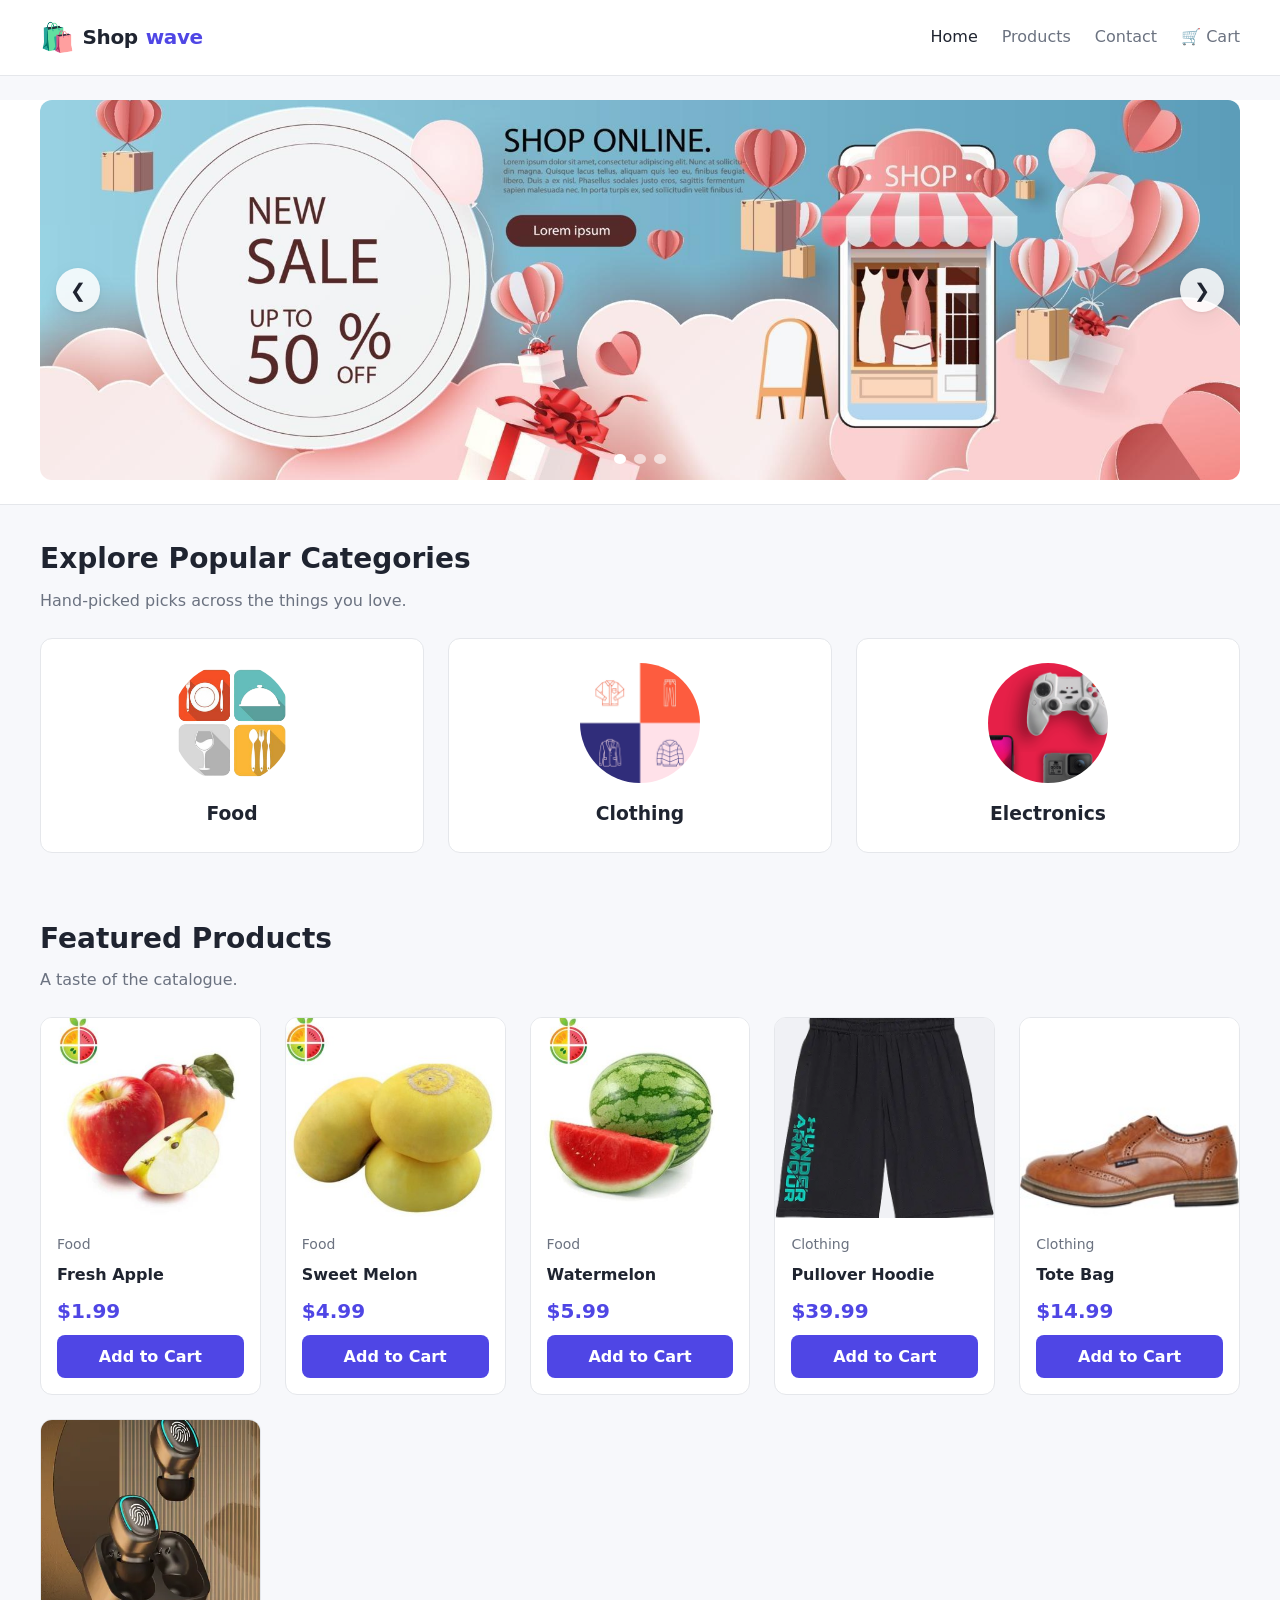
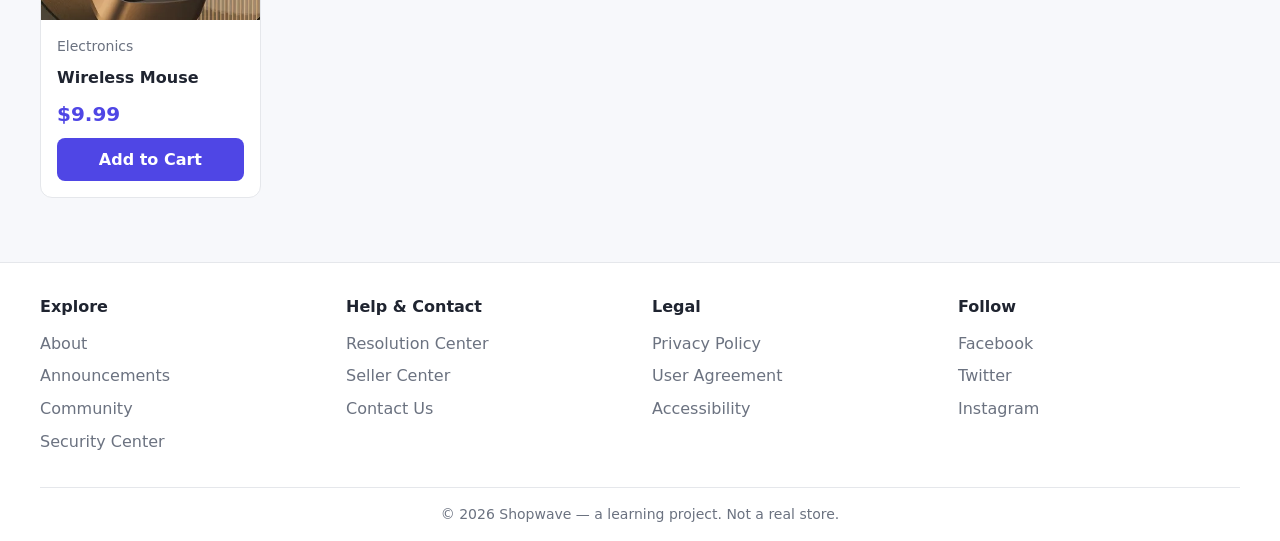
<file: latest/index.html>
<!DOCTYPE html>
<html lang="en">
<head>
  <meta charset="UTF-8">
  <meta name="viewport" content="width=device-width, initial-scale=1.0">
  <title>Shopwave — Home</title>
  <link rel="stylesheet" href="./css/styles.css">
</head>
<body>
  <div data-header></div>

  <section class="hero">
    <div class="container">
      <div class="carousel">
        <div class="carousel__track">
          <div class="carousel__slide"><img src="./assets/img/banner1.jpg" alt="Seasonal sale banner"></div>
          <div class="carousel__slide"><img src="./assets/img/banner2.jpg" alt="New arrivals banner"></div>
          <div class="carousel__slide"><img src="./assets/img/ROW-19392_Fallback_Electronics_770x270.png" alt="Electronics banner"></div>
        </div>
        <button class="carousel__btn carousel__btn--prev" aria-label="Previous slide">&#10094;</button>
        <button class="carousel__btn carousel__btn--next" aria-label="Next slide">&#10095;</button>
        <div class="carousel__dots"></div>
      </div>
    </div>
  </section>

  <main>
    <section class="section container">
      <h2 class="section__title">Explore Popular Categories</h2>
      <p class="section__subtitle">Hand-picked picks across the things you love.</p>
      <div class="categories" data-categories></div>
    </section>

    <section class="section container">
      <h2 class="section__title">Featured Products</h2>
      <p class="section__subtitle">A taste of the catalogue.</p>
      <div class="product-grid" data-featured></div>
    </section>
  </main>

  <div data-footer></div>
  <script type="module" src="./js/pages/home.js"></script>
</body>
</html>
</file>
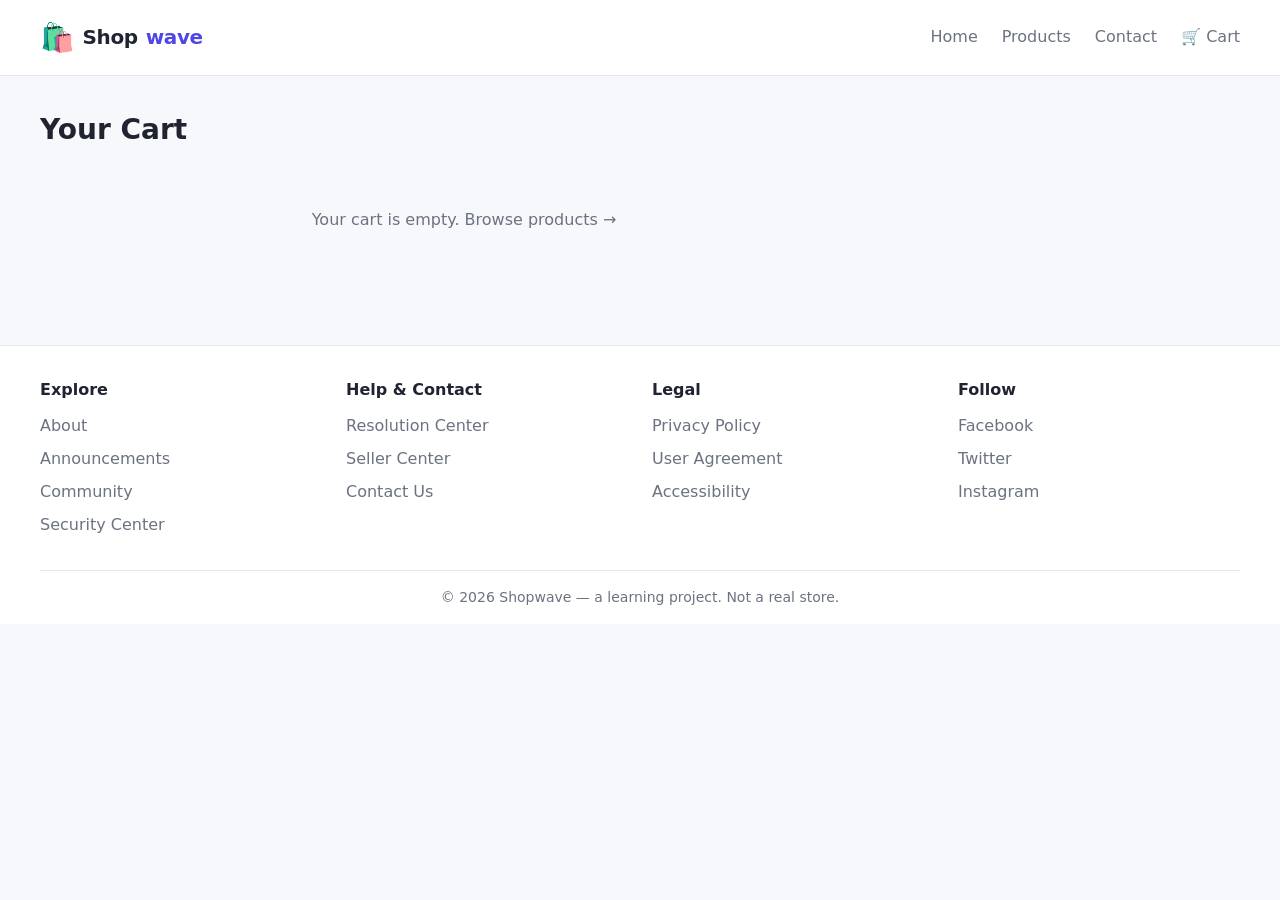
<file: latest/cart.html>
<!DOCTYPE html>
<html lang="en">
<head>
  <meta charset="UTF-8">
  <meta name="viewport" content="width=device-width, initial-scale=1.0">
  <title>Shopwave — Cart</title>
  <link rel="stylesheet" href="./css/styles.css">
</head>
<body>
  <div data-header></div>

  <main class="section container">
    <h1 class="section__title">Your Cart</h1>
    <div class="cart-layout">
      <div class="cart-items" data-cart-items></div>

      <aside class="cart-summary" data-cart-summary hidden>
        <h3>Order Summary</h3>
        <div class="cart-summary__row"><span>Subtotal</span><span data-subtotal>$0.00</span></div>
        <div class="cart-summary__row"><span>Shipping</span><span>Free</span></div>
        <div class="cart-summary__total"><span>Total</span><span data-total>$0.00</span></div>
        <button class="btn btn--block" data-checkout>Checkout</button>
        <button class="btn btn--ghost btn--block" data-clear style="margin-top:.75rem">Clear Cart</button>
      </aside>
    </div>
  </main>

  <!-- Checkout modal -->
  <div class="modal" data-checkout-modal hidden>
    <div class="modal__dialog" role="dialog" aria-modal="true" aria-label="Checkout">
      <h2>Checkout</h2>
      <form class="form">
        <div>
          <label for="cardName">Name on Card</label>
          <input id="cardName" name="cardName" type="text" autocomplete="cc-name" required>
        </div>
        <div>
          <label for="cardNumber">Card Number</label>
          <input id="cardNumber" name="cardNumber" inputmode="numeric" pattern="[0-9 ]{12,19}" placeholder="1234 5678 9012 3456" required>
        </div>
        <div>
          <label for="expiry">Expiry</label>
          <input id="expiry" name="expiry" type="month" required>
        </div>
        <div>
          <label for="cvv">CVV</label>
          <input id="cvv" name="cvv" inputmode="numeric" pattern="[0-9]{3,4}" placeholder="123" required>
        </div>
        <button class="btn btn--block" type="submit">Place Order</button>
      </form>
      <button class="btn btn--ghost modal__close" data-close>Cancel</button>
    </div>
  </div>

  <div data-footer></div>
  <script type="module" src="./js/pages/cart.js"></script>
</body>
</html>
</file>
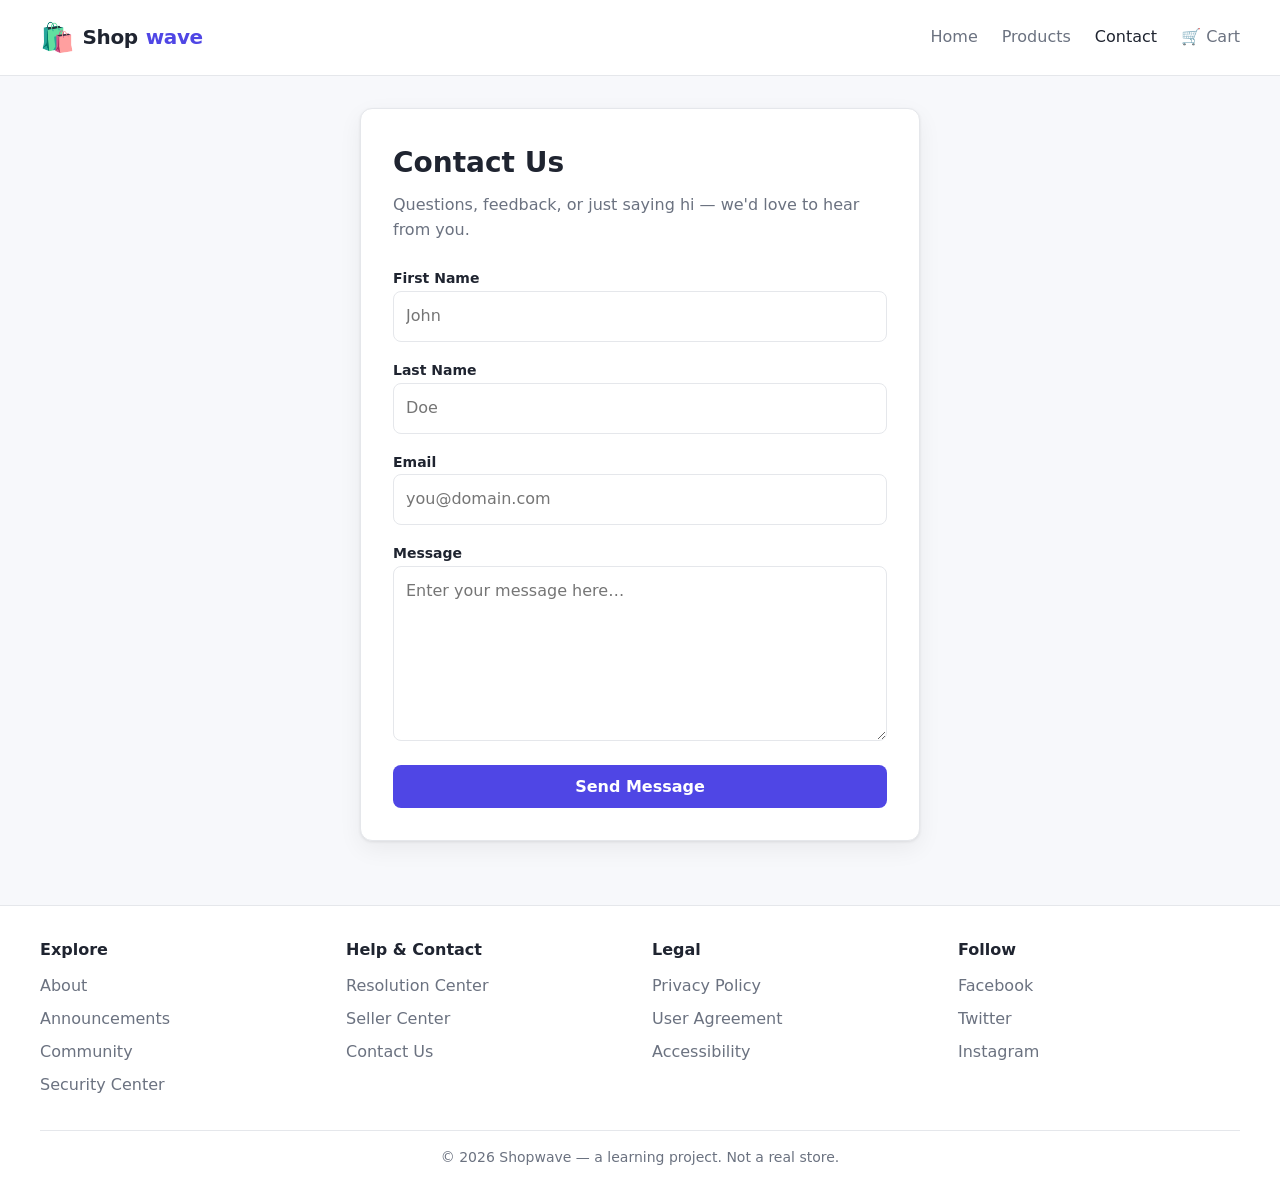
<file: latest/contact.html>
<!DOCTYPE html>
<html lang="en">
<head>
  <meta charset="UTF-8">
  <meta name="viewport" content="width=device-width, initial-scale=1.0">
  <title>Shopwave — Contact</title>
  <link rel="stylesheet" href="./css/styles.css">
</head>
<body>
  <div data-header></div>

  <main class="section container">
    <div class="form-card">
      <h1 class="section__title">Contact Us</h1>
      <p class="section__subtitle">Questions, feedback, or just saying hi — we'd love to hear from you.</p>
      <form class="form" data-contact-form>
        <div>
          <label for="firstName">First Name</label>
          <input id="firstName" name="firstName" type="text" placeholder="John" required>
        </div>
        <div>
          <label for="lastName">Last Name</label>
          <input id="lastName" name="lastName" type="text" placeholder="Doe" required>
        </div>
        <div>
          <label for="email">Email</label>
          <input id="email" name="email" type="email" placeholder="you@domain.com" required>
        </div>
        <div>
          <label for="message">Message</label>
          <textarea id="message" name="message" rows="6" placeholder="Enter your message here…" required></textarea>
        </div>
        <button class="btn" type="submit">Send Message</button>
      </form>
    </div>
  </main>

  <div data-footer></div>
  <script type="module" src="./js/pages/contact.js"></script>
</body>
</html>
</file>
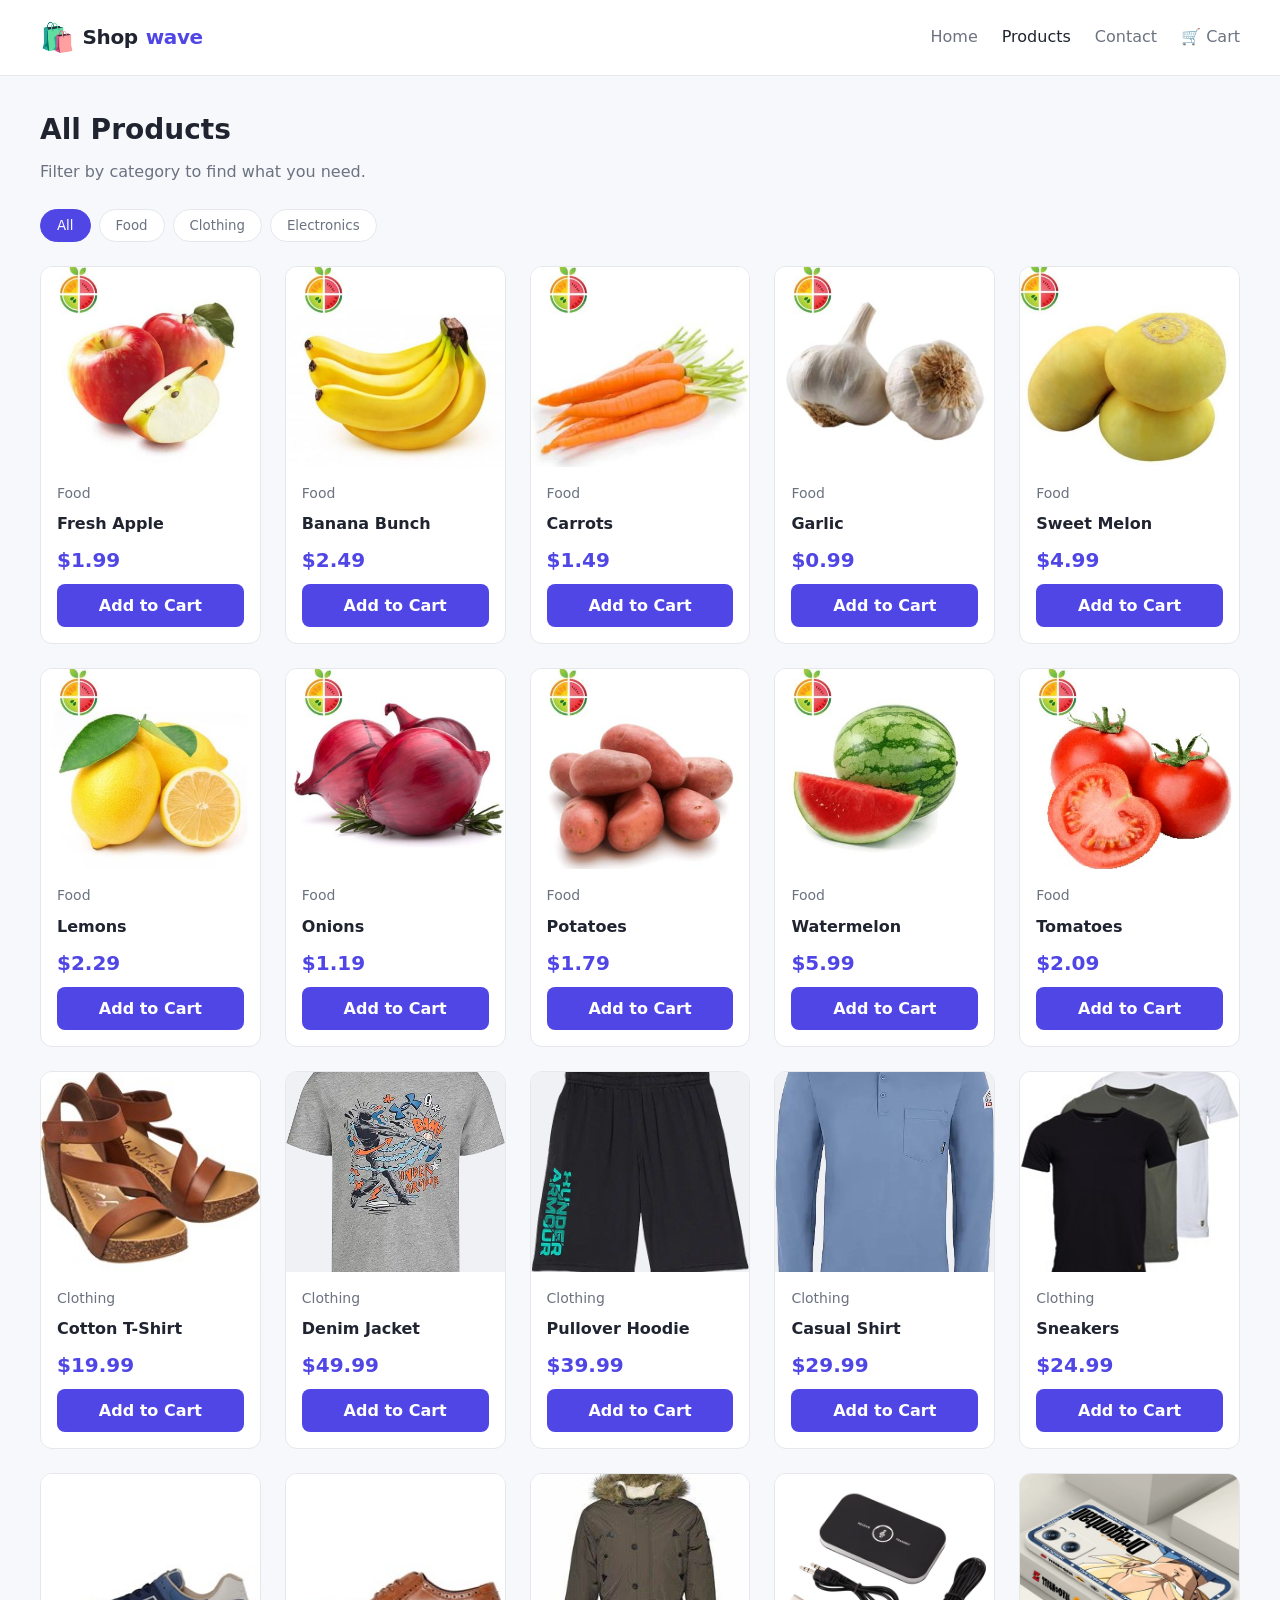
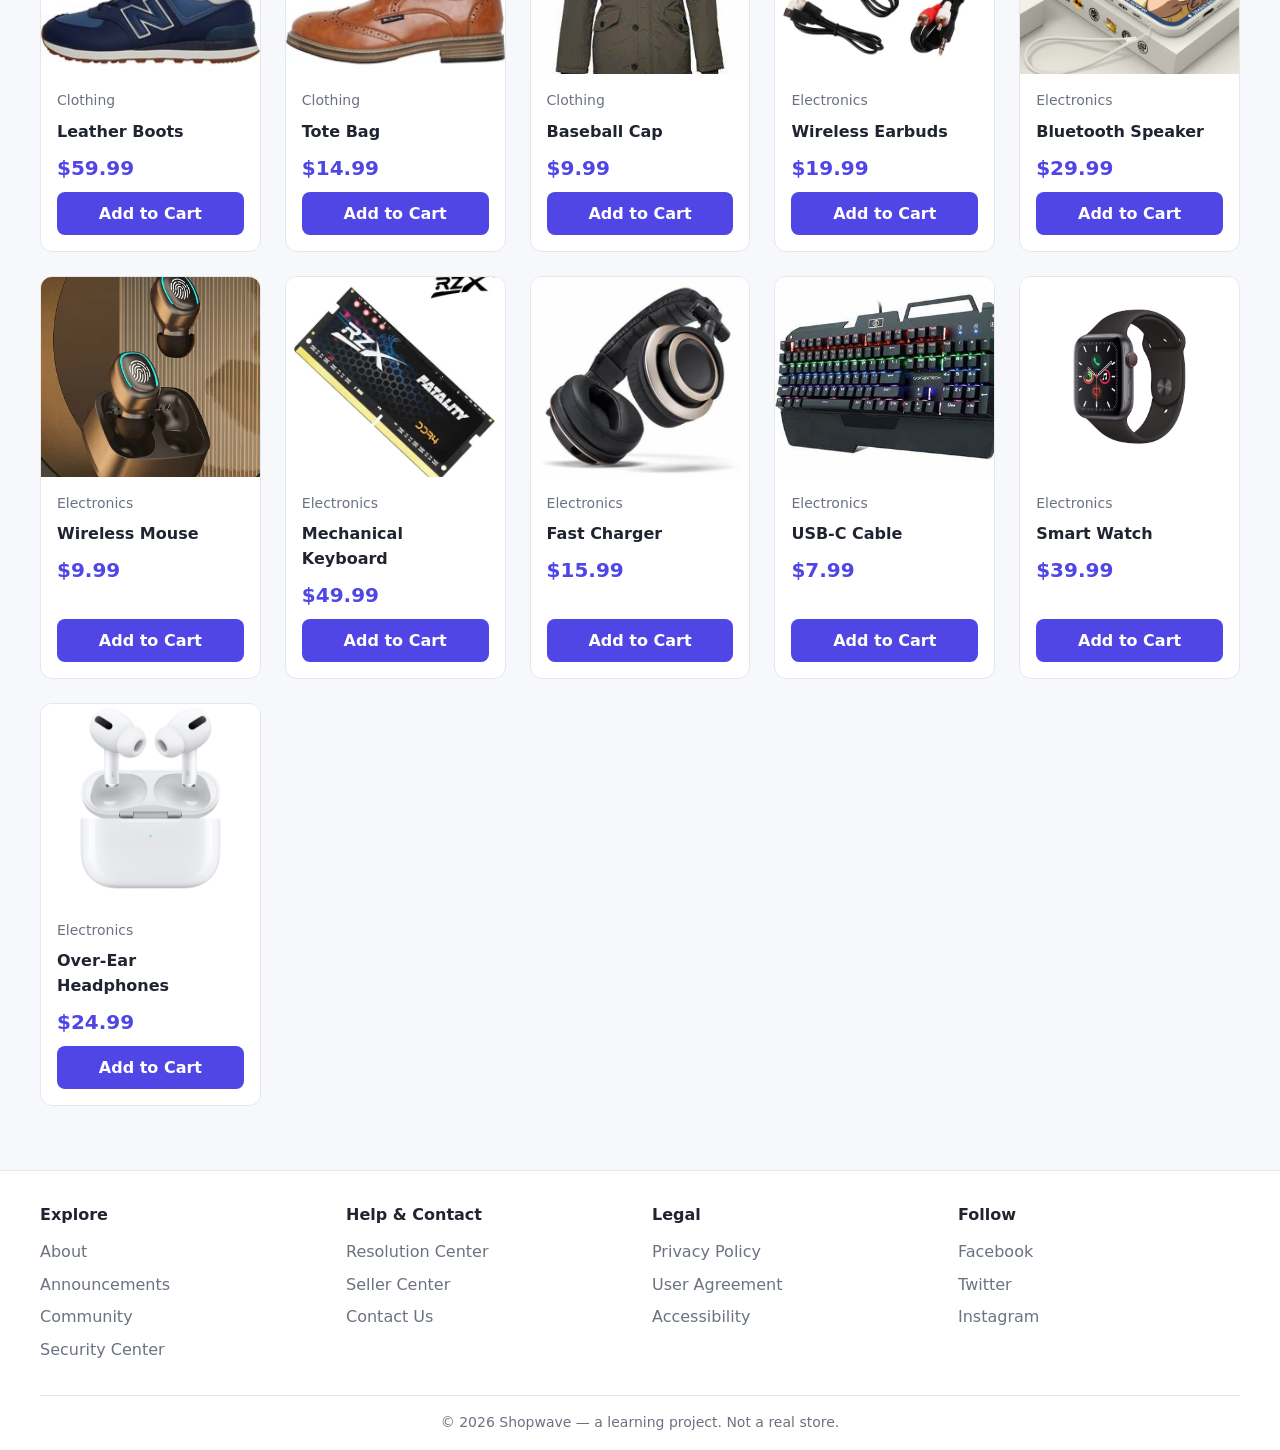
<file: latest/products.html>
<!DOCTYPE html>
<html lang="en">
<head>
  <meta charset="UTF-8">
  <meta name="viewport" content="width=device-width, initial-scale=1.0">
  <title>Shopwave — Products</title>
  <link rel="stylesheet" href="./css/styles.css">
</head>
<body>
  <div data-header></div>

  <main class="section container">
    <h1 class="section__title">All Products</h1>
    <p class="section__subtitle">Filter by category to find what you need.</p>
    <div class="toolbar" data-filters></div>
    <div class="product-grid" data-product-grid></div>
  </main>

  <div data-footer></div>
  <script type="module" src="./js/pages/products.js"></script>
</body>
</html>
</file>
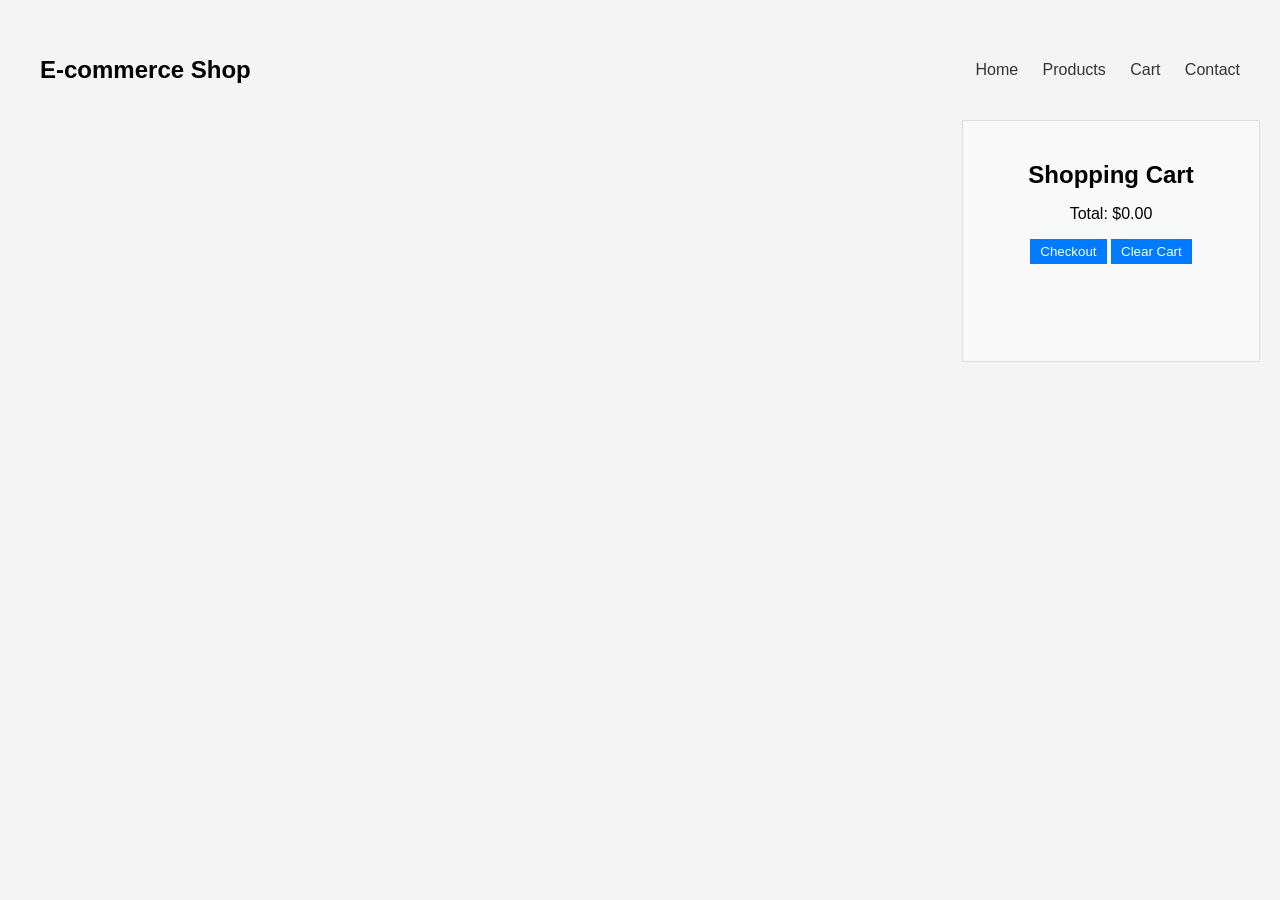
<file: legacy/cart.html>
<!DOCTYPE html>
<html lang="en">
<head>
    <!-- , and checkout sections -->
    <meta charset="UTF-8">
    <meta name="viewport" content="width=device-width, initial-scale=1.0">
    <title>Mock E-commerce Website</title>
    <link rel="stylesheet" href="cart.css">
</head>
<body>
    <header>
        <div class="container">
            <h1 class="logo"><a href="home.html">E-commerce Shop</a></h1>
            <nav>
                <ul class="nav-links">
                    <li><a href="home.html">Home</a></li>
                    <li><a href="products.html">Products</a></li>
                    <li><a href="cart.html">Cart</a></li>
                    <li><a href="contact.html">Contact</a></li>
                </ul>
            </nav>
        </div>
    </header>

    <main>
        <section id="cart">

        </section>
        <section class="cart">
            <h2>Shopping Cart</h2>
            <ul id="cart-items">
                <!-- Cart items will be displayed here -->
            </ul>
            <p>Total: $<span id="cart-total">0.00</span></p>
            <button id="check" onclick="checkout()">Checkout</button>
            <button id="Clear" onclick="clearLocalStorage()">Clear Cart</button>
        </section>
    </main>

    
     <div id="clonnerContainer" class="clonnerContainer">
        <!-- Message box -->
        <div id="clonner" class="clonner">
            <h1>Checkout</h1>
            <form id="checkoutForm">
                <label for="cardNumber">Card Number:</label>
                <input type="number" id="cardNumber" name="cardNumber" placeholder="Enter your card number" required><br><br>
                
                <label for="cardName">Name on Card:</label>
                <input type="text" id="cardName" name="cardName" placeholder="Enter the name on your card" required><br><br>
                
                <label for="expiryDate">Expiry Date:</label>
                <input type="date" id="expiryDate" name="expiryDate" placeholder="MM/YYYY" required><br><br>
                
                <label for="cvv">CVV:</label>
                <input type="number" id="cvv" name="cvv" placeholder="Enter CVV" required><br><br>
                
                <input type="submit" value="Submit">
            </form>
            <button onclick="hideMessageBox()">Close</button>

        </div>
    </div>
    
    <script src="products.js"></script>
    <script src="cart.js"></script>

</body>
</html>
</file>
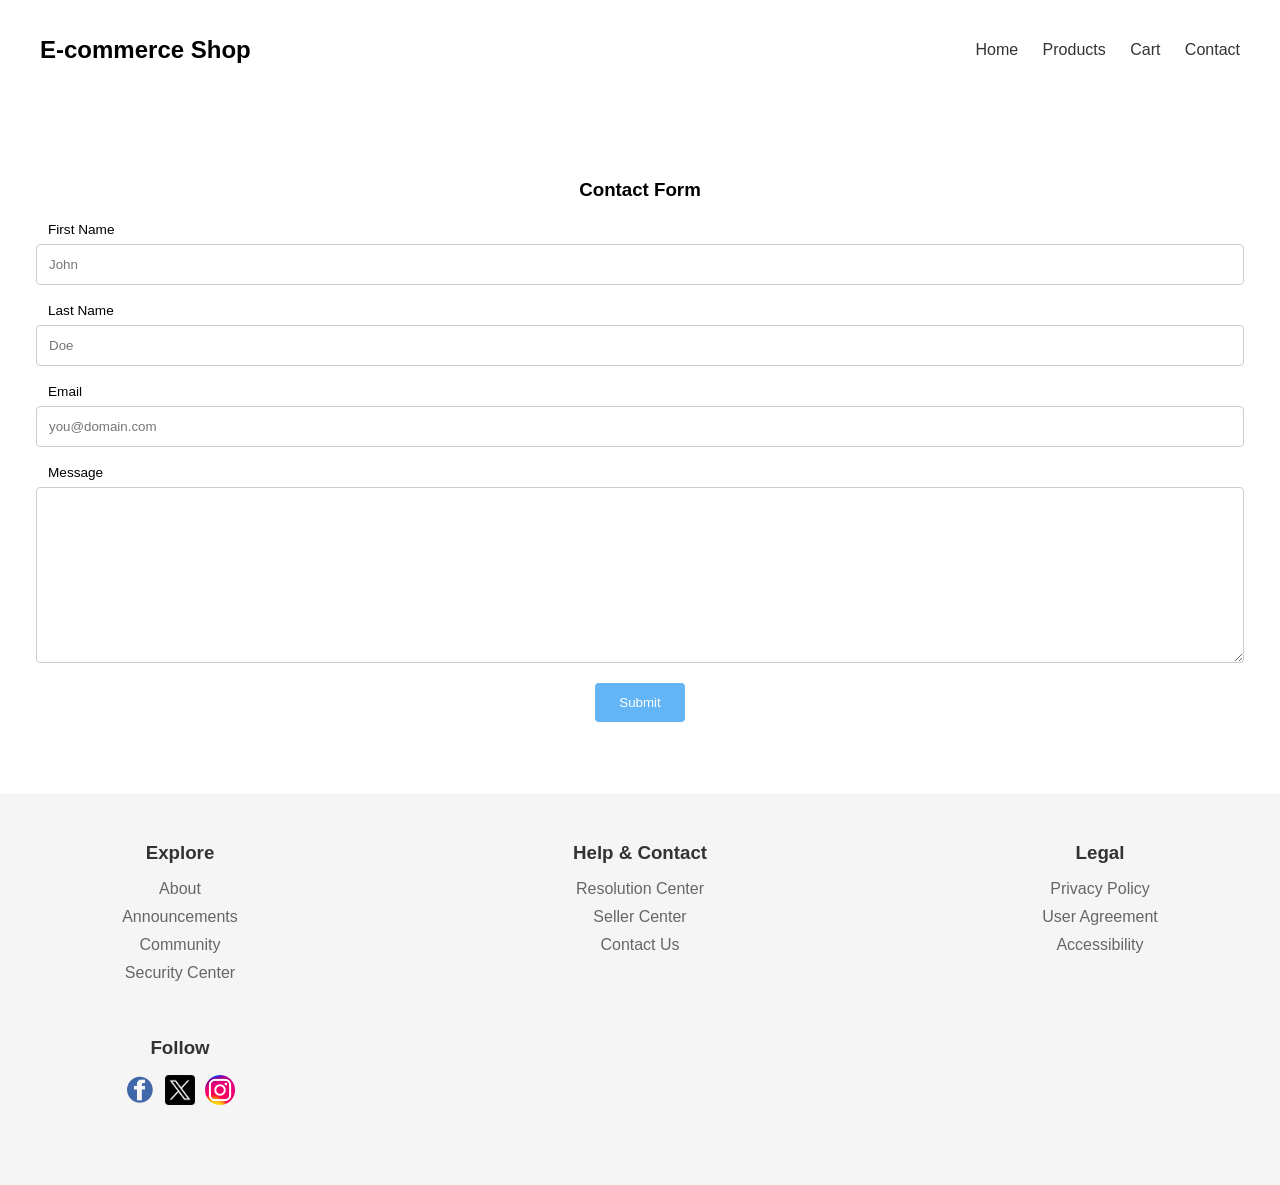
<file: legacy/contact.html>
<!DOCTYPE html>
<html lang="en">
<head>
    <!-- , and checkout sections -->
    <meta charset="UTF-8">
    <meta name="viewport" content="width=device-width, initial-scale=1.0">
    <title>Mock E-commerce Website</title>
    <link rel="stylesheet" href="contact.css">
</head>
<body>
    <header>
        <div class="container">
            <h1 class="logo"><a href="home.html">E-commerce Shop</a></h1>
            <nav>
                <ul class="nav-links">
                    <li><a href="home.html">Home</a></li>
                    <li><a href="products.html">Products</a></li>
                    <li><a href="cart.html">Cart</a></li>
                    <li><a href="contact.html">Contact</a></li>
                </ul>
            </nav>
        </div>
    </header>


    <div class="container2">
        <h3>Contact Form</h3>
        <form action="#" name="contact_form">
            <label for="first_name">First Name</label>
            <input name="first_name" type="text" required placeholder="John"/>
            <br>
            <label for="last_name">Last Name</label>
            <input name="last_name" type="text" required placeholder="Doe"/>
            <br>
            <label for="email">Email</label>
            <input name="email" type="email" required placeholder="you@domain.com"/>
            <br>
            <label for="message">Message</label><br>
            <textarea name="message" cols="30" rows="10" placeholder="Enter your message here ..." required> </textarea>
            <div class="center">
                <input type="submit" onclick='alert("Hello, this is an alert box!");'>
            </div>
        </form>	
    </div>

    <footer>
        <div class="footer-container">
            <div class="footer-section">
                <h3>Explore</h3>
                <ul>
                    <li><a href="#">About</a></li>
                    <li><a href="#">Announcements</a></li>
                    <li><a href="#">Community</a></li>
                    <li><a href="#">Security Center</a></li>
                    <!-- Add more links as needed -->
                </ul>
            </div>
            <div class="footer-section">
                <h3>Help & Contact</h3>
                <ul>
                    <li><a href="#">Resolution Center</a></li>
                    <li><a href="#">Seller Center</a></li>
                    <li><a href="#">Contact Us</a></li>
                    <!-- Add more links as needed -->
                </ul>
            </div>
            <div class="footer-section">
                <h3>Legal</h3>
                <ul>
                    <li><a href="#">Privacy Policy</a></li>
                    <li><a href="#">User Agreement</a></li>
                    <li><a href="#">Accessibility</a></li>
                    <!-- Add more links as needed -->
                </ul>
            </div>
            <div class="footer-section">
                <h3>Follow</h3>
                <ul class="social-media">
                    <li><a href="#"><img src="facebook.png" alt="Facebook" height="30px" width="30px"></a></li>
                    <li><a href="#"><img src="twitter.png" alt="Twitter" height="30px" width="30px"></a></li>
                    <li><a href="#"><img src="instagram.png" alt="Instagram" height="30px" width="30px"></a></li>
                    <!-- Add more social media icons as needed -->
                </ul>
            </div>
        </div>
    </footer>
    <script src="cart.js"></script>

</body>
</html>
</file>
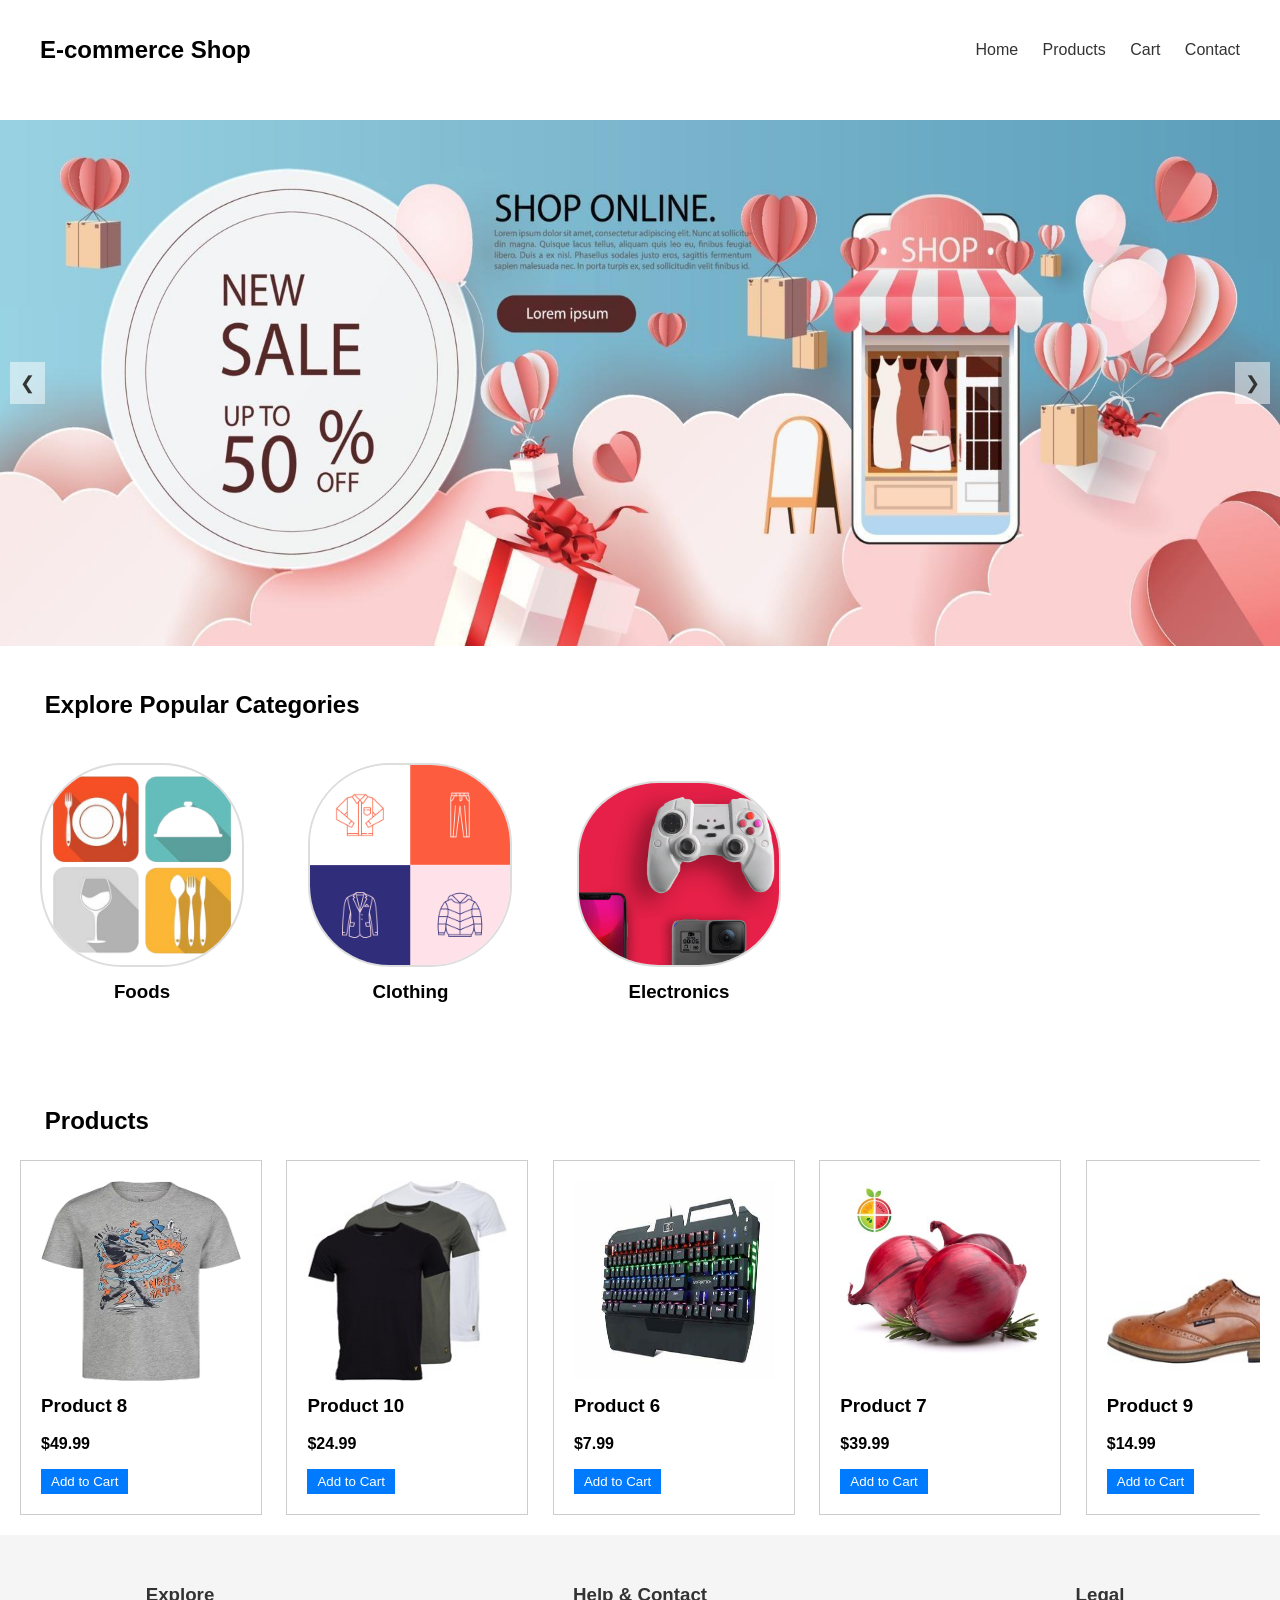
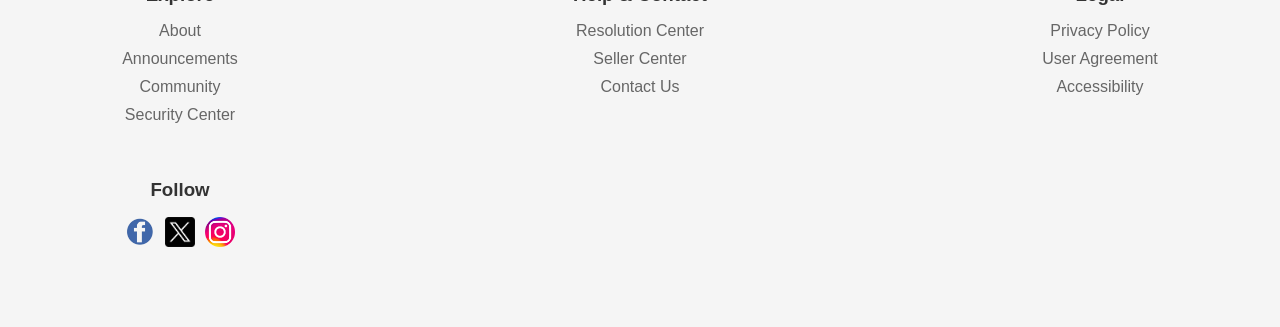
<file: legacy/home.html>
<!DOCTYPE html>
<html lang="en">
<head>
    <meta charset="UTF-8">
    <meta name="viewport" content="width=device-width, initial-scale=1.0">
    <title>Mock E-commerce Website</title>
    <link rel="stylesheet" href="home.css">
</head>
<body>
    <header>
        <div class="container">
            <h1 class="logo"><a href="home.html">E-commerce Shop</a></h1>
            <nav>
                <ul class="nav-links">
                    <li><a href="home.html">Home</a></li>
                    <li><a href="products.html">Products</a></li>
                    <li><a href="cart.html">Cart</a></li>
                    <li><a href="contact.html">Contact</a></li>
                </ul>
            </nav>
        </div>

        <div class="carousel">
            <div class="carousel-images">
                <img src="banner1.jpg" alt="Image 1">
                <img src="banner2.jpg" alt="Image 2">
                <img src="banner1.jpg" alt="Image 3">
                <!-- Add more images as needed -->
            </div>
            <button class="prev" onclick="prevSlide()">&#10094;</button>
            <button class="next" onclick="nextSlide()">&#10095;</button>
        </div>
    </header>
      <!-- Message box -->
     <!-- Message box container -->
     <div id="messageBoxContainer" class="message-box-container">
        <!-- Message box -->
        <div id="messageBox" class="message-box">
            <p>Item added to cart!</p>
            <button onclick="hideMessageBox()">Close</button>
        </div>
    </div>

    <main>

        <section class="ContainerCategories">
            <h2>Explore Popular Categories</h2>
            <div class="categories">
                <div class="category">
                    <img src="foodCategory.png" alt="Foods" height="200px" width="200px">
                    <h3>Foods</h3>
                </div>
                <div class="category">
                    <img src="clothingCategory.jpg" alt="Clothing" height="200px" width="200px">
                    <h3>Clothing</h3>
                </div>
                <div class="category">
                    <img src="ROW-19392_Fallback_Electronics_770x270.png" alt="Electronics" height="200px" width="200px">
                    <h3>Electronics</h3>
                </div>
                <!-- Add more categories as needed -->
            </div>
        </section>

        <section class="ContainerProducts">
        <h2>Products</h2>
        <section class="products">
            <div class="product">
                <img src="clothes1-Photoroom.png-Photoroom.png" alt="Product 2" height="200px" width="200px">
                <h3>Product 8</h3>
                <p class="price">$49.99</p>
                <button onclick="addToCart(this.parentElement)">Add to Cart</button>
            </div>
            <div class="product">
                <img src="lt4980_1_thumb.jpg" alt="Product 2" height="200px" width="200px">
                <h3>Product 10</h3>
                <p class="price">$24.99</p>
                <button onclick="addToCart(this.parentElement)">Add to Cart</button>
                </div>
            <div class="product">
                <img src="OIP (4).jpg" alt="Product 2" height="200px" width="200px">
                <h3>Product 6</h3>
                <p class="price">$7.99</p>
                <button onclick="addToCart(this.parentElement)">Add to Cart</button>
            </div>
        <div class="product">
            <img src="Onion.jpg" alt="Product 2" height="200px" width="200px">
            <h3>Product 7</h3>
            <p class="price">$39.99</p>
            <button onclick="addToCart(this.parentElement)">Add to Cart</button>
        </div>  
        <div class="product">
            <img src="bs30126_1_thumb.jpg" alt="Product 2" height="200px" width="200px">
            <h3>Product 9</h3>
            <p class="price">$14.99</p>
            <button onclick="addToCart(this.parentElement)">Add to Cart</button>
        </div>
        <div class="product">
            <img src="R.png" alt="Product 2" height="200px" width="200px">
            <h3>Product 7</h3>
            <p class="price">$39.99</p>
            <button onclick="addToCart(this.parentElement)">Add to Cart</button>
        </div>
        <div class="product">
            <img src="kharboza.jpg" alt="Product 2" height="200px" width="200px">
            <h3>Product 5</h3>
            <p class="price">$4.99</p>
            <button onclick="addToCart(this.parentElement)">Add to Cart</button>
        </div>
        <div class="product">
            <img src="Lemon.jpg" alt="Product 2" height="200px" width="200px">
            <h3>Product 6</h3>
            <p class="price">$7.99</p>
            <button onclick="addToCart(this.parentElement)">Add to Cart</button>
        </div>
        <div class="product">
            <img src="OIP (3).jpg" alt="Product 2" height="200px" width="200px">
            <h3>Product 5</h3>
            <p class="price">$4.99</p>
            <button onclick="addToCart(this.parentElement)">Add to Cart</button>
        </div>
    
        </section>
           <!-- Add more products as needed -->
        </section>


    </main>
    <footer>
        <div class="footer-container">
            <div class="footer-section">
                <h3>Explore</h3>
                <ul>
                    <li><a href="#">About</a></li>
                    <li><a href="#">Announcements</a></li>
                    <li><a href="#">Community</a></li>
                    <li><a href="#">Security Center</a></li>
                    <!-- Add more links as needed -->
                </ul>
            </div>
            <div class="footer-section">
                <h3>Help & Contact</h3>
                <ul>
                    <li><a href="#">Resolution Center</a></li>
                    <li><a href="#">Seller Center</a></li>
                    <li><a href="#">Contact Us</a></li>
                    <!-- Add more links as needed -->
                </ul>
            </div>
            <div class="footer-section">
                <h3>Legal</h3>
                <ul>
                    <li><a href="#">Privacy Policy</a></li>
                    <li><a href="#">User Agreement</a></li>
                    <li><a href="#">Accessibility</a></li>
                    <!-- Add more links as needed -->
                </ul>
            </div>
            <div class="footer-section">
                <h3>Follow</h3>
                <ul class="social-media">
                    <li><a href="#"><img src="facebook.png" alt="Facebook" height="30px" width="30px"></a></li>
                    <li><a href="#"><img src="twitter.png" alt="Twitter" height="30px" width="30px"></a></li>
                    <li><a href="#"><img src="instagram.png" alt="Instagram" height="30px" width="30px"></a></li>
                    <!-- Add more social media icons as needed -->
                </ul>
            </div>
        </div>
    </footer>

    <script src="home.js"></script>
</body>
</html>
</file>
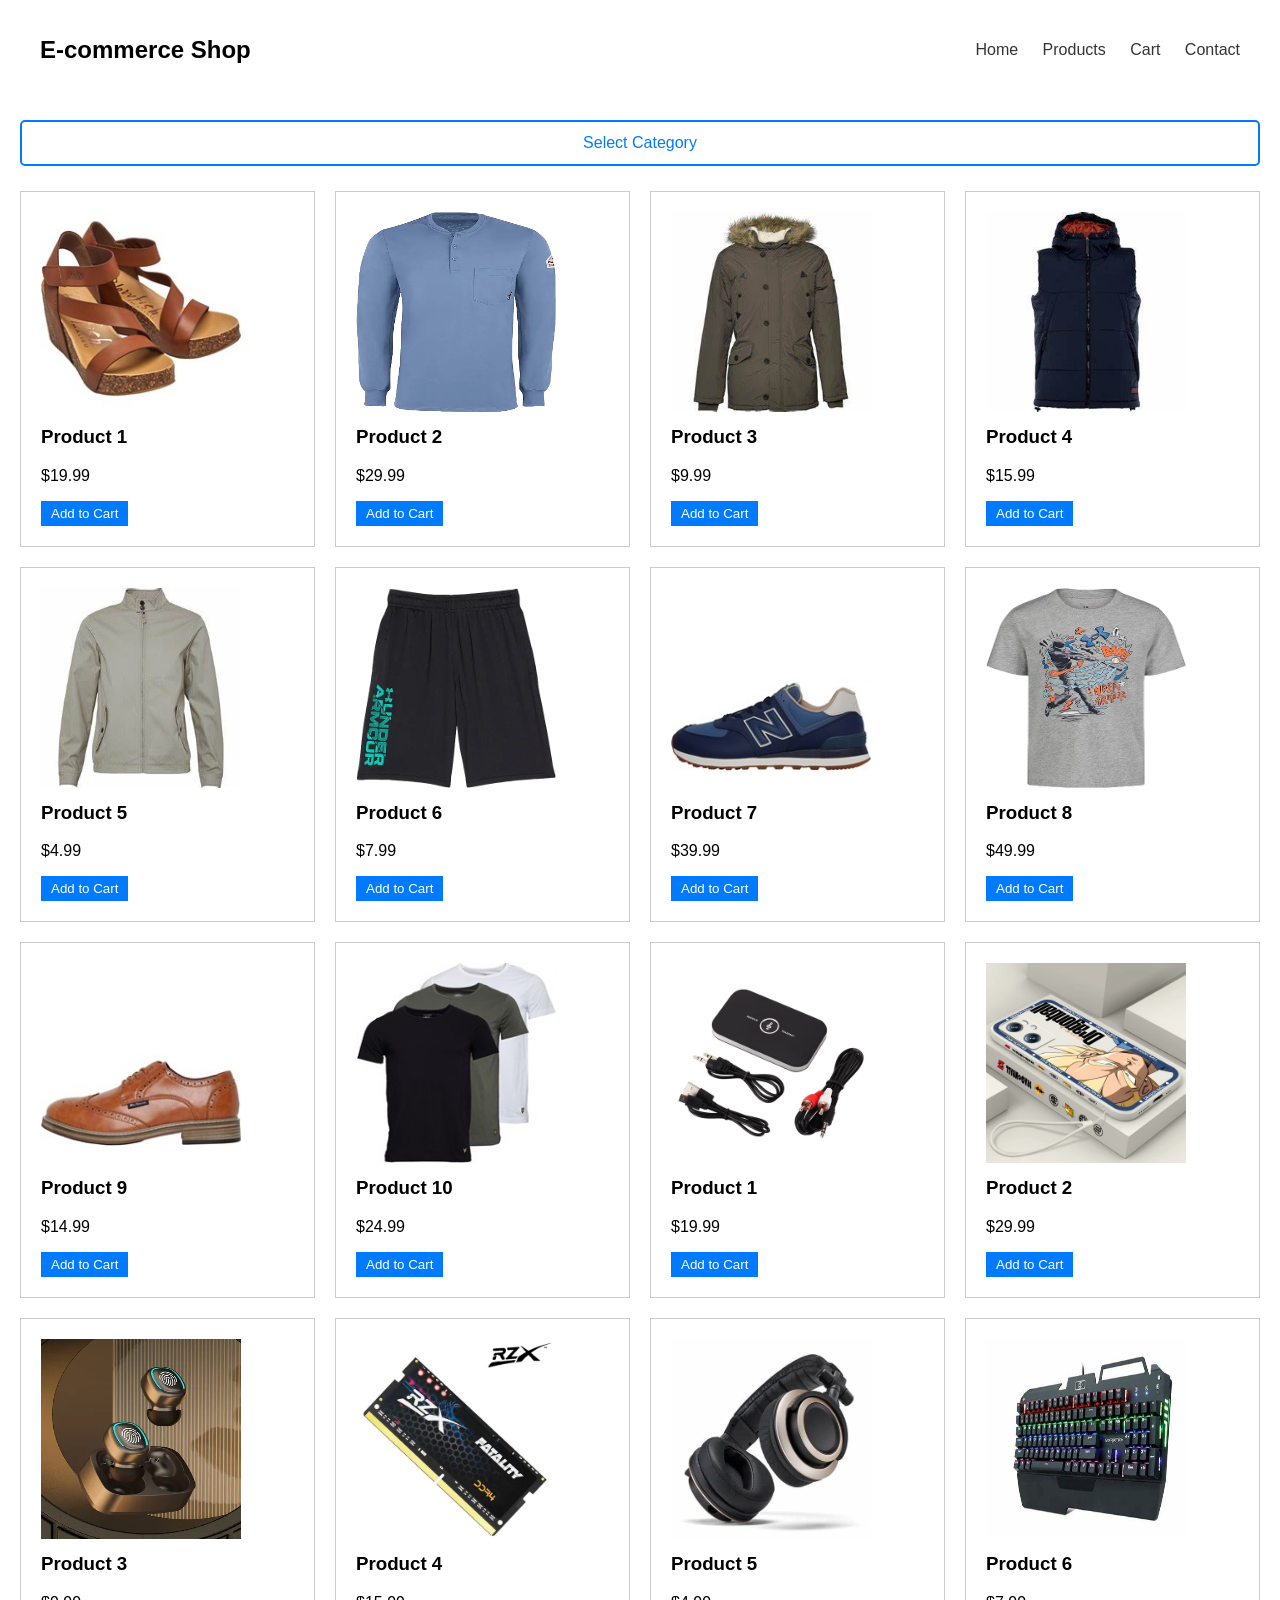
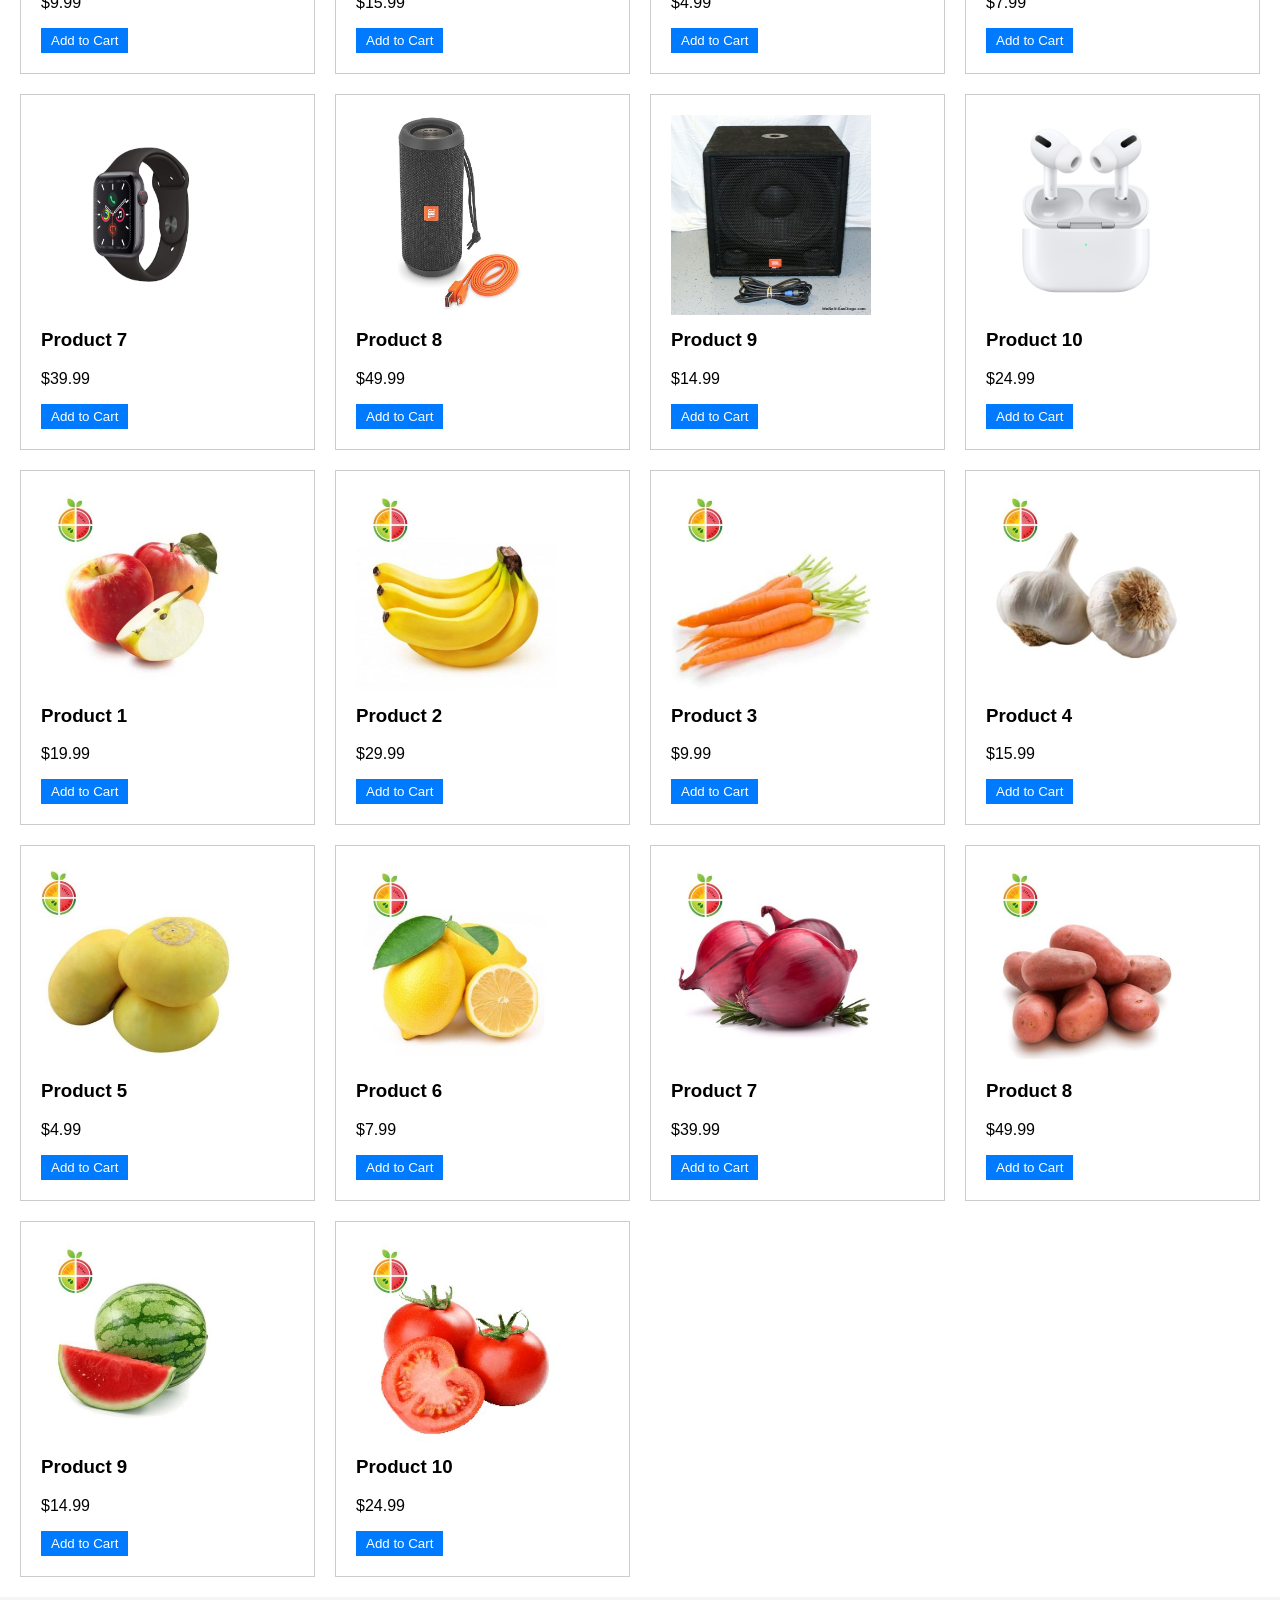
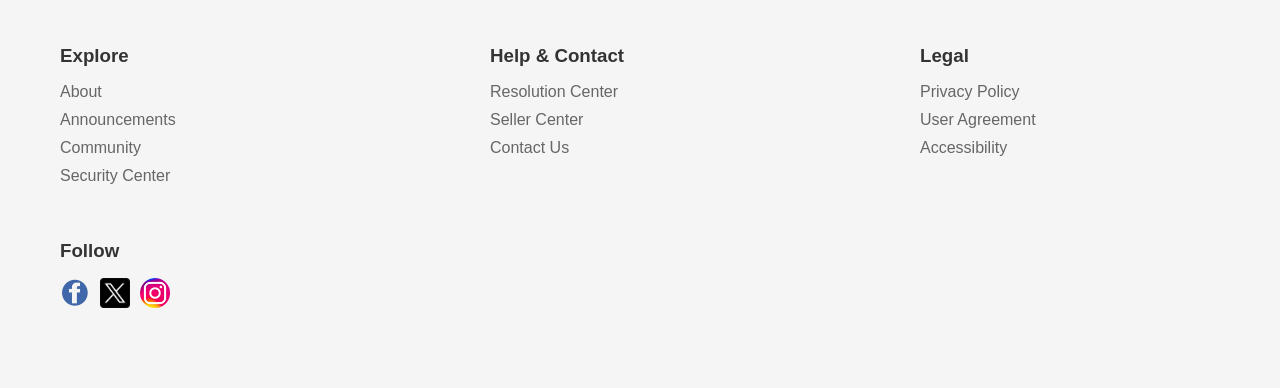
<file: legacy/products.html>
<!DOCTYPE html>
<html lang="en">
<head>
    <meta charset="UTF-8">
    <meta name="viewport" content="width=device-width, initial-scale=1.0">
    <title>Mock E-commerce Website</title>
    <link rel="stylesheet" href="products.css">
</head>
<body>
    <header>
        <div class="container">
            <h1 class="logo"><a href="home.html">E-commerce Shop</a></h1>
            <nav>
                <ul class="nav-links">
                    <li><a href="home.html">Home</a></li>
                    <li><a href="products.html">Products</a></li>
                    <li><a href="cart.html">Cart</a></li>
                    <li><a href="contact.html">Contact</a></li>
                </ul>
            </nav>
        </div>
    </header>
     <!-- Message box -->
     <!-- Message box container -->
    <div id="messageBoxContainer" class="message-box-container">
        <!-- Message box -->
        <div id="messageBox" class="message-box">
            <p>Item added to cart!</p>
            <button onclick="hideMessageBox()">Close</button>
        </div>
    </div>

    <main class="main">
        <div class="dropdown">
            <button class="dropbtn">Select Category</button>
            <div class="dropdown-content">
                <a href="#" data-category="all">All</a>
                <a href="#" data-category="electronics">Electronics</a>
                <a href="#" data-category="clothing">Clothing</a>
                <a href="#" data-category="food">Food</a>
            </div>
        </div>
       
        <section class="products" id="products">
            <!-- Products will be displayed here -->
        </section>
    </main>


    <footer>
        <div class="footer-container">
            <div class="footer-section">
                <h3>Explore</h3>
                <ul>
                    <li><a href="#">About</a></li>
                    <li><a href="#">Announcements</a></li>
                    <li><a href="#">Community</a></li>
                    <li><a href="#">Security Center</a></li>
                    <!-- Add more links as needed -->
                </ul>
            </div>
            <div class="footer-section">
                <h3>Help & Contact</h3>
                <ul>
                    <li><a href="#">Resolution Center</a></li>
                    <li><a href="#">Seller Center</a></li>
                    <li><a href="#">Contact Us</a></li>
                    <!-- Add more links as needed -->
                </ul>
            </div>
            <div class="footer-section">
                <h3>Legal</h3>
                <ul>
                    <li><a href="#">Privacy Policy</a></li>
                    <li><a href="#">User Agreement</a></li>
                    <li><a href="#">Accessibility</a></li>
                    <!-- Add more links as needed -->
                </ul>
            </div>
            <div class="footer-section">
                <h3>Follow</h3>
                <ul class="social-media">
                    <li><a href="#"><img src="facebook.png" alt="Facebook" height="30px" width="30px"></a></li>
                    <li><a href="#"><img src="twitter.png" alt="Twitter" height="30px" width="30px"></a></li>
                    <li><a href="#"><img src="instagram.png" alt="Instagram" height="30px" width="30px"></a></li>
                    <!-- Add more social media icons as needed -->
                </ul>
            </div>
        </div>
    </footer>

    <script src="products.js"></script>

</body>
</html>
</file>
<file: latest/css/styles.css>
/* ============================================================
   Shopwave — Modern design system
   A single source of truth for the whole site.
   ============================================================ */

/* ---------- Design tokens ---------- */
:root {
  /* Palette */
  --color-bg: #f7f8fb;
  --color-surface: #ffffff;
  --color-text: #1f2430;
  --color-muted: #6b7280;
  --color-border: #e5e7eb;
  --color-primary: #4f46e5;
  --color-primary-dark: #4338ca;
  --color-accent: #10b981;
  --color-danger: #ef4444;

  /* Typography */
  --font-sans: "Segoe UI", system-ui, -apple-system, Roboto, Helvetica, Arial, sans-serif;
  --fs-sm: 0.875rem;
  --fs-base: 1rem;
  --fs-lg: 1.25rem;
  --fs-xl: 1.75rem;
  --fs-2xl: 2.25rem;

  /* Spacing & shape */
  --space-1: 0.25rem;
  --space-2: 0.5rem;
  --space-3: 0.75rem;
  --space-4: 1rem;
  --space-6: 1.5rem;
  --space-8: 2rem;
  --radius: 12px;
  --radius-sm: 8px;
  --shadow: 0 1px 3px rgba(0, 0, 0, 0.08), 0 8px 24px rgba(0, 0, 0, 0.06);
  --container: 1200px;
  --transition: 0.2s ease;
}

/* ---------- Reset ---------- */
*,
*::before,
*::after { box-sizing: border-box; }

html { scroll-behavior: smooth; }

body {
  margin: 0;
  font-family: var(--font-sans);
  font-size: var(--fs-base);
  color: var(--color-text);
  background: var(--color-bg);
  line-height: 1.55;
  -webkit-font-smoothing: antialiased;
}

img { max-width: 100%; display: block; }
a { color: inherit; text-decoration: none; }
button { font-family: inherit; }

.container {
  width: min(100% - 2rem, var(--container));
  margin-inline: auto;
}

.visually-hidden {
  position: absolute;
  width: 1px; height: 1px;
  padding: 0; margin: -1px;
  overflow: hidden; clip: rect(0 0 0 0);
  white-space: nowrap; border: 0;
}

/* ---------- Buttons ---------- */
.btn {
  display: inline-flex;
  align-items: center;
  justify-content: center;
  gap: var(--space-2);
  padding: var(--space-3) var(--space-6);
  border: none;
  border-radius: var(--radius-sm);
  background: var(--color-primary);
  color: #fff;
  font-size: var(--fs-base);
  font-weight: 600;
  cursor: pointer;
  transition: background var(--transition), transform var(--transition);
}
.btn:hover { background: var(--color-primary-dark); }
.btn:active { transform: translateY(1px); }
.btn--ghost {
  background: transparent;
  color: var(--color-primary);
  border: 1.5px solid var(--color-primary);
}
.btn--ghost:hover { background: var(--color-primary); color: #fff; }
.btn--danger { background: var(--color-danger); }
.btn--danger:hover { background: #dc2626; }
.btn--block { width: 100%; }

/* ---------- Header ---------- */
.site-header {
  position: sticky;
  top: 0;
  z-index: 50;
  background: var(--color-surface);
  border-bottom: 1px solid var(--color-border);
}
.site-header__inner {
  display: flex;
  align-items: center;
  justify-content: space-between;
  gap: var(--space-4);
  padding: var(--space-4) 0;
}
.logo {
  display: flex;
  align-items: center;
  gap: var(--space-2);
  font-size: var(--fs-lg);
  font-weight: 800;
  letter-spacing: -0.02em;
}
.logo__mark { font-size: 1.4em; }
.logo b { color: var(--color-primary); }

.nav {
  display: flex;
  align-items: center;
  gap: var(--space-6);
}
.nav a {
  font-weight: 500;
  color: var(--color-muted);
  transition: color var(--transition);
}
.nav a:hover,
.nav a[aria-current="page"] { color: var(--color-text); }

.cart-link {
  position: relative;
  display: inline-flex;
  align-items: center;
  gap: var(--space-2);
}
.cart-badge {
  min-width: 1.4em;
  padding: 0 0.35em;
  border-radius: 999px;
  background: var(--color-primary);
  color: #fff;
  font-size: var(--fs-sm);
  font-weight: 700;
  text-align: center;
  line-height: 1.4em;
}
.cart-badge[hidden] { display: none; }

.nav-toggle {
  display: none;
  background: none;
  border: none;
  font-size: 1.5rem;
  cursor: pointer;
}

/* ---------- Hero / carousel ---------- */
.hero { background: var(--color-surface); border-bottom: 1px solid var(--color-border); }
.carousel {
  position: relative;
  overflow: hidden;
  border-radius: var(--radius);
  margin: var(--space-6) 0;
}
.carousel__track {
  display: flex;
  transition: transform 0.5s ease;
}
.carousel__slide { min-width: 100%; }
.carousel__slide img { width: 100%; height: clamp(200px, 32vw, 380px); object-fit: cover; }
.carousel__btn {
  position: absolute;
  top: 50%;
  transform: translateY(-50%);
  width: 44px; height: 44px;
  border: none;
  border-radius: 50%;
  background: rgba(255, 255, 255, 0.85);
  color: var(--color-text);
  font-size: 1.2rem;
  cursor: pointer;
  box-shadow: var(--shadow);
  transition: background var(--transition);
}
.carousel__btn:hover { background: #fff; }
.carousel__btn--prev { left: var(--space-4); }
.carousel__btn--next { right: var(--space-4); }
.carousel__dots {
  position: absolute;
  bottom: var(--space-4);
  left: 50%;
  transform: translateX(-50%);
  display: flex;
  gap: var(--space-2);
}
.carousel__dot {
  width: 10px; height: 10px;
  border-radius: 50%;
  border: none;
  background: rgba(255, 255, 255, 0.6);
  cursor: pointer;
}
.carousel__dot.is-active { background: #fff; }

/* ---------- Section headings ---------- */
.section { padding: var(--space-8) 0; }
.section__title {
  font-size: var(--fs-xl);
  margin: 0 0 var(--space-2);
}
.section__subtitle { color: var(--color-muted); margin: 0 0 var(--space-6); }

/* ---------- Categories ---------- */
.categories {
  display: grid;
  grid-template-columns: repeat(auto-fit, minmax(180px, 1fr));
  gap: var(--space-6);
}
.category-card {
  background: var(--color-surface);
  border: 1px solid var(--color-border);
  border-radius: var(--radius);
  padding: var(--space-6);
  text-align: center;
  cursor: pointer;
  transition: transform var(--transition), box-shadow var(--transition);
}
.category-card:hover { transform: translateY(-4px); box-shadow: var(--shadow); }
.category-card img {
  width: 120px; height: 120px;
  margin: 0 auto var(--space-4);
  object-fit: cover;
  border-radius: 50%;
}
.category-card h3 { margin: 0; }

/* ---------- Product grid ---------- */
.toolbar {
  display: flex;
  flex-wrap: wrap;
  gap: var(--space-2);
  margin-bottom: var(--space-6);
}
.chip {
  padding: var(--space-2) var(--space-4);
  border: 1.5px solid var(--color-border);
  border-radius: 999px;
  background: var(--color-surface);
  color: var(--color-muted);
  font-weight: 500;
  cursor: pointer;
  transition: all var(--transition);
}
.chip:hover { border-color: var(--color-primary); color: var(--color-primary); }
.chip.is-active {
  background: var(--color-primary);
  border-color: var(--color-primary);
  color: #fff;
}

.product-grid {
  display: grid;
  grid-template-columns: repeat(auto-fill, minmax(220px, 1fr));
  gap: var(--space-6);
}
.product-card {
  display: flex;
  flex-direction: column;
  background: var(--color-surface);
  border: 1px solid var(--color-border);
  border-radius: var(--radius);
  overflow: hidden;
  transition: transform var(--transition), box-shadow var(--transition);
}
.product-card:hover { transform: translateY(-4px); box-shadow: var(--shadow); }
.product-card__img {
  width: 100%;
  height: 200px;
  object-fit: cover;
  background: #f0f1f5;
}
.product-card__body {
  display: flex;
  flex-direction: column;
  gap: var(--space-2);
  padding: var(--space-4);
  flex: 1;
}
.product-card__name { margin: 0; font-size: var(--fs-base); }
.product-card__cat {
  font-size: var(--fs-sm);
  color: var(--color-muted);
  text-transform: capitalize;
}
.product-card__price {
  margin: 0;
  font-size: var(--fs-lg);
  font-weight: 700;
  color: var(--color-primary);
}
.product-card .btn { margin-top: auto; }

/* ---------- Cart ---------- */
.cart-layout {
  display: grid;
  grid-template-columns: 1fr 320px;
  gap: var(--space-8);
  align-items: start;
}
.cart-items { display: flex; flex-direction: column; gap: var(--space-4); }
.cart-row {
  display: grid;
  grid-template-columns: 80px 1fr auto;
  gap: var(--space-4);
  align-items: center;
  background: var(--color-surface);
  border: 1px solid var(--color-border);
  border-radius: var(--radius);
  padding: var(--space-4);
}
.cart-row img { width: 80px; height: 80px; object-fit: cover; border-radius: var(--radius-sm); }
.cart-row__name { margin: 0; font-size: var(--fs-base); }
.cart-row__price { color: var(--color-muted); font-size: var(--fs-sm); }
.qty {
  display: inline-flex;
  align-items: center;
  border: 1px solid var(--color-border);
  border-radius: 999px;
  overflow: hidden;
}
.qty button {
  width: 32px; height: 32px;
  border: none;
  background: transparent;
  font-size: 1.1rem;
  cursor: pointer;
}
.qty button:hover { background: var(--color-bg); }
.qty span { min-width: 2ch; text-align: center; font-weight: 600; }
.cart-row__remove {
  background: none;
  border: none;
  color: var(--color-danger);
  cursor: pointer;
  font-size: var(--fs-sm);
}

.cart-summary {
  position: sticky;
  top: 90px;
  background: var(--color-surface);
  border: 1px solid var(--color-border);
  border-radius: var(--radius);
  padding: var(--space-6);
}
.cart-summary h3 { margin-top: 0; }
.cart-summary__row {
  display: flex;
  justify-content: space-between;
  padding: var(--space-2) 0;
  color: var(--color-muted);
}
.cart-summary__total {
  display: flex;
  justify-content: space-between;
  margin: var(--space-4) 0;
  padding-top: var(--space-4);
  border-top: 1px solid var(--color-border);
  font-size: var(--fs-lg);
  font-weight: 700;
  color: var(--color-text);
}
.empty-state {
  text-align: center;
  padding: var(--space-8);
  color: var(--color-muted);
}

/* ---------- Forms ---------- */
.form { display: grid; gap: var(--space-4); max-width: 520px; }
.form label { font-weight: 600; font-size: var(--fs-sm); }
.form input,
.form textarea {
  width: 100%;
  padding: var(--space-3);
  border: 1px solid var(--color-border);
  border-radius: var(--radius-sm);
  font: inherit;
  background: var(--color-surface);
}
.form input:focus,
.form textarea:focus {
  outline: 2px solid var(--color-primary);
  outline-offset: 1px;
  border-color: transparent;
}
.form-card {
  background: var(--color-surface);
  border: 1px solid var(--color-border);
  border-radius: var(--radius);
  padding: var(--space-8);
  box-shadow: var(--shadow);
  margin-inline: auto;
  max-width: 560px;
}

/* ---------- Modal ---------- */
.modal {
  position: fixed;
  inset: 0;
  display: grid;
  place-items: center;
  background: rgba(0, 0, 0, 0.5);
  z-index: 100;
}
.modal[hidden] { display: none; }
.modal__dialog {
  background: var(--color-surface);
  border-radius: var(--radius);
  padding: var(--space-8);
  width: min(100% - 2rem, 460px);
  box-shadow: var(--shadow);
}
.modal__close {
  margin-top: var(--space-4);
}

/* ---------- Toast ---------- */
.toast {
  position: fixed;
  bottom: var(--space-6);
  left: 50%;
  transform: translateX(-50%) translateY(120%);
  background: var(--color-text);
  color: #fff;
  padding: var(--space-3) var(--space-6);
  border-radius: 999px;
  box-shadow: var(--shadow);
  z-index: 200;
  transition: transform 0.3s ease;
}
.toast.is-visible { transform: translateX(-50%) translateY(0); }

/* ---------- Footer ---------- */
.site-footer {
  margin-top: var(--space-8);
  background: var(--color-surface);
  border-top: 1px solid var(--color-border);
}
.site-footer__grid {
  display: grid;
  grid-template-columns: repeat(auto-fit, minmax(160px, 1fr));
  gap: var(--space-6);
  padding: var(--space-8) 0;
}
.site-footer h4 { margin: 0 0 var(--space-3); }
.site-footer ul { list-style: none; margin: 0; padding: 0; display: grid; gap: var(--space-2); }
.site-footer a { color: var(--color-muted); transition: color var(--transition); }
.site-footer a:hover { color: var(--color-text); }
.site-footer__bottom {
  border-top: 1px solid var(--color-border);
  padding: var(--space-4) 0;
  text-align: center;
  color: var(--color-muted);
  font-size: var(--fs-sm);
}

/* ---------- Responsive ---------- */
@media (max-width: 768px) {
  .nav {
    display: none;
    position: absolute;
    top: 100%;
    left: 0;
    right: 0;
    flex-direction: column;
    align-items: flex-start;
    gap: var(--space-4);
    padding: var(--space-4);
    background: var(--color-surface);
    border-bottom: 1px solid var(--color-border);
  }
  .nav.is-open { display: flex; }
  .nav-toggle { display: block; }
  .site-header__inner { position: relative; }
  .cart-layout { grid-template-columns: 1fr; }
  .cart-summary { position: static; }
}
</file>
<file: legacy/cart.css>
/* Reset default margin and padding */
body {
    font-family: Arial, sans-serif;
    margin: 0;
    padding: 0;
    text-align: center;
}

.container {
    max-width: 1200px;
    margin: 0 auto;
    padding: 20px;
    display: flex;
    justify-content: space-between;
    align-items: center;
    >h1 
    {
        text-decoration: none;
        color: #000;
        > a 
        {
            text-decoration: none;
            color: #000;
        }
    }
}

.logo {
    font-size: 24px;
}

.nav-links {
    list-style-type: none;
    padding: 0;
    margin: 0;
}

.nav-links li {
    display: inline;
    margin-right: 20px;
}

.nav-links li:last-child {
    margin-right: 0;
}

.nav-links li a {
    text-decoration: none;
    color: #333;
    transition: color 0.3s;
}

.nav-links li a:hover {
    color: #007bff;
}

/* Styles for the shopping cart section */
.cart {
    background-color: #f9f9f9;
    border: 1px solid #ddd;
    padding: 20px;
    width: 20%;
    height: 200px; /* Adjust width as needed */
    position: fixed;
    top: 120px; /* Adjust top position to avoid header */
    right: 20px;
}

.cart h2 {
    margin-bottom: 10px;
}

#cartItems {
    list-style-type: none;
    padding: 0;
}

#cartItems li {
    margin-bottom: 10px;
}

#cartItems li button {
    background-color: #dc3545;
    color: #fff;
    border: none;
    padding: 5px 10px;
    cursor: pointer;
}

#cartTotal {
    margin-top: 20px;
    border-top: 1px solid #ddd;
    padding-top: 10px;
}

#cartTotal p {
    margin: 0;
}

#checkoutBtn {
    display: block;
    margin-top: 10px;
    background-color: #007bff;
    color: #fff;
    border: none;
    padding: 10px 20px;
    cursor: pointer;
}




/* CSS for the container of cloned images */
#cart {
    display: flex; /* Use flexbox to arrange items */
    flex-wrap: wrap; /* Allow items to wrap to the next row if needed */
    justify-content:flex-start; /* Distribute items along the main axis with equal spacing */
    padding: 10px;
    width: 75%; /* Add some padding for spacing */
}


/* styles.css */

/* Style for the cart container */
.cart-container {
    padding: 20px;
}

/* Style for individual product */
.product {
    border: 1px solid #ccc;
    margin-bottom: 20px;
    padding: 10px;
    display: flex;
    flex-direction: column;
}

.product img {
    width: 200px;
    height: 200px;
    margin-bottom: 10px;
}

.product h3 {
    padding: 10px;
    font-size: 18px;
    margin: 0;
}

.product p {
    font-size: 14px;
    padding: 10px;
    margin: 0;
}
button
{
    background-color: #007bff;
    color: #fff;
    border: none;
    padding: 5px 10px;
    cursor: pointer;
}



 /* Style for the message box container */
 .clonnerContainer {
    display: none; /* Initially hide the message box */
    position: fixed; /* Position it relative to the viewport */
    top: 0;
    left: 0;
    width: 100%;
    height: 100%;
    background-color: rgba(0, 0, 0, 0.5); /* Semi-transparent background */
    z-index: 9999; /* Set a high z-index value */
}

/* Style for the message box */
.clonner {
    position: absolute; /* Position it absolutely within the container */
    top: 50%; /* Center vertically */
    left: 50%; /* Center horizontally */
    transform: translate(-50%, -50%);
    border: 1px solid #ccc;
    padding: 20px;
    background-color: #f9f9f9;
    z-index: 10000; /* Ensure the message box appears on top of the overlay */
}

/* CSS for mobile screens */
@media only screen and (max-width: 768px) {
    .container {
        flex-direction: column;
        align-items: center;
        justify-content: center;
    }
    .logo {
        font-size: 24px;
        margin-bottom: 20px;
    }
    .nav-links {
        margin-bottom: 20px;
    }
    .nav-links li {
        display: block;
        margin-bottom: 10px;
    }
    .cart {
        position: relative;
        top: initial;
        right: initial;
        width: auto;
        margin-bottom: 20px;
    }
    #cart {
        display: flex;
        width: 100%; /* Use flexbox to arrange items */
        flex-wrap: wrap; /* Allow items to wrap to the next row if needed */
        justify-content:center; /* Distribute items along the main axis with equal spacing */
        padding: 10px; /* Add some padding for spacing */
    }
}

body {
    font-family: Arial, sans-serif;
    background-color: #f4f4f4;
    margin: 0;
    padding: 20px;
}
h1 {
    text-align: center;
}
form {
    max-width: 400px;
    margin: 0 auto;
    background-color: #fff;
    padding: 20px;
    border-radius: 8px;
    box-shadow: 0 2px 5px rgba(0, 0, 0, 0.1);
}
label {
    display: block;
    margin-bottom: 8px;
}
input[type="number"],
input[type="text"],
input[type="date"],
input[type="submit"] {
    width: 100%;
    padding: 10px;
    margin-bottom: 15px;
    border: 1px solid #ccc;
    border-radius: 4px;
    box-sizing: border-box;
}
input[type="submit"] {
    background-color: #4caf50;
    color: white;
    border: none;
    cursor: pointer;
}
input[type="submit"]:hover {
    background-color: #45a049;
}
</file>
<file: legacy/contact.css>
body {
    font-family: Arial, sans-serif;
    margin: 0;
    padding: 0;
}

.container {
    max-width: 1200px;
    margin: 0 auto;
    padding: 20px;
    display: flex;
    justify-content: space-between;
    align-items: center;
    >h1 
    {
        text-decoration: none;
        color: #000;
        > a 
        {
            text-decoration: none;
            color: #000;
        }
    }
}

.logo {
    font-size: 24px;
}

.nav-links {
    list-style-type: none;
    padding: 0;
    margin: 0;
}

.nav-links li {
    display: inline;
    margin-right: 20px;
}

.nav-links li:last-child {
    margin-right: 0;
}

.nav-links li a {
    text-decoration: none;
    color: #333;
    transition: color 0.3s;
}

.nav-links li a:hover {
    color: #007bff;
}




h3 {
	text-align: center;
}

/* Add styles to 'container' class */
.container2 {
	padding: 12px 24px 24px 24px;
	margin: 48px 12px;
	background: #FFFFFF;
	border-radius: 4px;
}

/* Add styles to 'label' selector */
label {
	font-size: 0.85em;
	margin-left: 12px;
}

/* Add styles to 'input' and 'textarea' selectors */
input[type=text],input[type=email], textarea {
    width: 100%;
    padding: 12px;
    border: 1px solid #ccc;
    border-radius: 4px;
    box-sizing: border-box;
    margin-top: 6px;
    margin-bottom: 16px;
    resize: vertical;
}

/* Add styles to show 'focus' of selector */
input[type=text]:focus,input[type=email]:focus, textarea:focus {
	border: 1px solid green;
}

/* Add styles to the submit button */
input[type=submit] {
	background: #64B5F6;
	margin: 0 auto;
	outline: 0;
	color: white;
	border: 0;
	padding: 12px 24px;
	border-radius: 4px;
	transition: all ease-in-out 0.1s;
	position: relative;
	display: inline-block;
	text-align: center;
}

/* Add styles for 'focus' property */
input[type=submit]:focus {
	background: #A5D6A7;
	color: whitesmoke;
}

/* Style 'hover' property */
input[type=submit]:hover {
	background: #2196F3;
}

/* Align items to center of the 'div' with the class 'center' */
.center {
	text-align: center;
}


footer {
    background-color: #f5f5f5;
    padding: 30px 0;
}

.footer-container {
    max-width: auto;
    margin: 0 auto;
    display: flex;
    flex-wrap: wrap; /* Added flex-wrap to allow wrapping on smaller screens */
    justify-content: space-between;
}

.footer-section {
    text-align: center;
    
    flex-basis: 100%; /* Set flex-basis to 100% for full width on smaller screens */
    padding: 0 20px;
    margin-bottom: 20px; /* Added margin-bottom to create space between sections */
}

.footer-section h3 {
    margin-bottom: 15px;
    color: #333;
}

.footer-section ul {
    list-style-type: none;
    padding: 0;
}

.footer-section ul li {
    margin-bottom: 10px;
}

.footer-section ul li a {
    text-decoration: none;
    color: #666;
}

.footer-section ul li a:hover {
    color: #000;
}

.social-media {
    display: flex;
    align-content: center;
    justify-content: center;
}

.social-media li {
    margin-right: 10px;
}

.social-media li:last-child {
    margin-right: 0;
}


/* Media queries for responsiveness */
@media only screen and (min-width: 768px) {
    .footer-section {
        flex-basis: 25%; /* Set flex-basis to 25% for four columns on larger screens */
    }
}
</file>
<file: legacy/home.css>
body {
    font-family: Arial, sans-serif;
    margin: 0;
    padding: 0;
}

.container {
    max-width: 1200px;
    margin: 0 auto;
    padding: 20px;
    display: flex;
    justify-content: space-between;
    align-items: center;
    >h1 
    {
        text-decoration: none;
        color: #000;
        > a 
        {
            text-decoration: none;
            color: #000;
        }
    }
}

.logo {
    font-size: 24px;
}

.nav-links {
    list-style-type: none;
    padding: 0;
    margin: 0;
}

.nav-links li {
    display: inline;
    margin-right: 20px;
}

.nav-links li:last-child {
    margin-right: 0;
}

.nav-links li a {
    text-decoration: none;
    color: #333;
    transition: color 0.3s;
}

.nav-links li a:hover {
    color: #007bff;
}

.carousel {
    position: relative;
    overflow: hidden;
    margin-top: 20px;
}

.carousel-images {
    display: flex;
}

.carousel-images img {
    width: 100%;
    display: block;
}

.prev, .next {
    position: absolute;
    top: 50%;
    transform: translateY(-50%);
    background-color: rgba(255, 255, 255, 0.5);
    border: none;
    color: #333;
    font-size: 18px;
    padding: 10px;
    cursor: pointer;
}

.prev {
    left: 10px;
}

.next {
    right: 10px;
}


/* categories listing */

.ContainerCategories {

    max-width: auto;
    margin: 0 auto;
    padding: 20px;
    >h2{
        margin: 2%;
    }
}


.categories {
        overflow-x: auto; /* Enable horizontal scroll */
        white-space: nowrap; /* Prevent products from wrapping */
    }

.category {
        display: inline-block; /* Display products in a single line */
        margin-right: 20px; /* Add some space between products */
        padding: 20px;
        >h3
        {
            text-align: center;
        }
    }

.category img {
    max-width: 100%;
    height: auto;
    border-radius: 40%; /* Makes the border circular */
    border: 2px solid #ddd; /* Optional: Add a border around the image */
}

.category h3 {
    margin-top: 10px;
}


/* product listing */
.ContainerProducts {

    max-width: auto;
    margin: 0 auto;
    padding: 20px;
    >h2{
        margin: 2%;
    }
}

.products {
    overflow-x: auto; /* Enable horizontal scroll */
    white-space: nowrap; /* Prevent products from wrapping */
}

.product {
    display: inline-block; /* Display products in a single line */
    margin-right: 20px; /* Add some space between products */
    border: 1px solid #ccc;
    padding: 20px;
}

.product img {
    max-width: 100%;
}

.product h3 {
    margin-top: 10px;
}

.product .price {
    font-weight: bold;
}

.product button {
    background-color: #007bff;
    color: #fff;
    border: none;
    padding: 5px 10px;
    cursor: pointer;
}


/* Add your CSS styles for the shopping cart section */
.cart {
    border: 1px solid #ccc;
    padding: 20px;
    margin-top: 20px;
}

#cart-items {
    list-style-type: none;
    padding: 0;
}

.cart-item {
    margin-bottom: 10px;
}

.cart-item img {
    width: 50px;
    height: auto;
    vertical-align: middle;
    margin-right: 10px;
}

.cart-item span {
    margin-right: 10px;
}

#cart-total {
    margin-top: 10px;
    font-weight: bold;
}

#checkout-btn {
    background-color: #007bff;
    color: #fff;
    border: none;
    padding: 10px 20px;
    margin-top: 10px;
    cursor: pointer;
}


/* Add your CSS styles for the Checkout section */

.checkout {
    max-width: 600px;
    margin: 0 auto;
}

.checkout form {
    display: grid;
    grid-template-columns: 1fr 1fr;
    gap: 20px;
}

.checkout label {
    font-weight: bold;
}

.checkout input,
.checkout textarea,
.checkout select {
    width: 100%;
    padding: 10px;
    margin-top: 5px;
    margin-bottom: 15px;
}

.checkout button {
    background-color: #007bff;
    color: #fff;
    border: none;
    padding: 10px 20px;
    cursor: pointer;
}

.checkout button:hover {
    background-color: #0056b3;
}

/* footer */


body {
    font-family: Arial, sans-serif;
    margin: 0;
    padding: 0;
}

footer {
    background-color: #f5f5f5;
    padding: 30px 0;
}

.footer-container {
    max-width: auto;
    margin: 0 auto;
    display: flex;
    flex-wrap: wrap; /* Added flex-wrap to allow wrapping on smaller screens */
    justify-content: space-between;
}

.footer-section {
    text-align: center;
     flex-basis: 25%;
     /* Set flex-basis to 100% for full width on smaller screens */
    padding: 0 20px;
    margin-bottom: 20px; /* Added margin-bottom to create space between sections */
}

.footer-section h3 {
    margin-bottom: 15px;
    color: #333;
}

.footer-section ul {
    list-style-type: none;
    padding: 0;
}

.footer-section ul li {
    margin-bottom: 10px;
}

.footer-section ul li a {
    text-decoration: none;
    color: #666;
}

.footer-section ul li a:hover {
    color: #000;
}

.social-media {
    display: flex;
    align-content: center;
    justify-content: center;
}

.social-media li {
    margin-right: 10px;
}

.social-media li:last-child {
    margin-right: 0;
}



 /* Style for the message box container */
 .message-box-container {
    display: none; /* Initially hide the message box */
    position: fixed; /* Position it relative to the viewport */
    top: 0;
    left: 0;
    width: 100%;
    height: 100%;
    background-color: rgba(0, 0, 0, 0.5); /* Semi-transparent background */
    z-index: 9999; /* Set a high z-index value */
}

/* Style for the message box */
.message-box {
    position: absolute; /* Position it absolutely within the container */
    top: 50%; /* Center vertically */
    left: 50%; /* Center horizontally */
    transform: translate(-50%, -50%);
    border: 1px solid #ccc;
    padding: 20px;
    background-color: #f9f9f9;
    z-index: 10000; /* Ensure the message box appears on top of the overlay */
}
/* Media queries for responsiveness */
@media only screen and (max-width: 768px) {
    .container {
        flex-direction: column;
        align-items: flex-start;
    }

    .logo {
        margin-bottom: 20px;
    }

    .nav-links {
        display: none;
        margin-bottom: 20px;
    }

    .carousel {
        margin-top: 0;
    }
    .footer-section {
        flex-basis: 100%; /* Set flex-basis to 25% for four columns on larger screens */
     }
}
</file>
<file: legacy/products.css>
body {
    font-family: Arial, sans-serif;
    margin: 0;
    padding: 0;
}

.container {
    max-width: 1200px;
    margin: 0 auto;
    padding: 20px;
    display: flex;
    justify-content: space-between;
    align-items: center;
    >h1 
    {
        text-decoration: none;
        color: #000;
        > a 
        {
            text-decoration: none;
            color: #000;
        }
    }
}

.logo {
    font-size: 24px;
}

.nav-links {
    list-style-type: none;
    padding: 0;
    margin: 0;
}

.nav-links li {
    display: inline;
    margin-right: 20px;
}

.nav-links li:last-child {
    margin-right: 0;
}

.nav-links li a {
    text-decoration: none;
    color: #333;
    transition: color 0.3s;
}

.nav-links li a:hover {
    color: #007bff;
}
/* Media queries for responsiveness */
@media only screen and (max-width: 768px) {
    .container {
        flex-direction: column;
        align-items: flex-start;
    }

    .logo {
        margin-bottom: 20px;
    }

    .nav-links {
        display: none;
        margin-bottom: 20px;
    }

}

/* Dropdown container */
/* Dropdown button */
.dropbtn {
    background-color: #fff; /* Default background color */
    color: #007bff; /* Default text color */
    padding: 12px;
    font-size: 16px;
    border: 2px solid #007bff; /* Default border color */
    cursor: pointer;
    border-radius: 5px;
    transition: background-color 0.3s, color 0.3s, border-color 0.3s;
    width: 100%;
    margin-bottom: 2%;
}

/* Change dropdown button styles on hover */
.dropbtn:hover {
    background-color: #007bff;
    color: #fff;
    border-color: #007bff;
}

/* Show the dropdown menu on hover */
.dropdown:hover .dropdown-content {
    display: block;
    width: 100%;
    text-align: center;
}


/* Style the dropdown content */
.dropdown-content {
    display: none;
    position: absolute;
    background-color: #f9f9f9;
    min-width: 160px;
    box-shadow: 0 8px 16px 0 rgba(0,0,0,0.2);
    z-index: 1;
    border-radius: 5px;
}

/* Links inside the dropdown */
.dropdown-content a {
    color: black;
    padding: 12px 16px;
    text-decoration: none;
    display: block;
}

/* Change color of dropdown links on hover */
.dropdown-content a:hover {
    background-color: #ddd;
}







main {
    padding: 20px;
}

.products {
    display: grid;
    grid-template-columns: repeat(auto-fill, minmax(250px, 1fr));
    gap: 20px;
}

.product {
    border: 1px solid #ccc;
    padding: 20px;
}

.product img {
    max-width: 100%;
    height: 200px;
    width: 200px;
}

.product h3 {
    margin-top: 10px;
}

.product button {
    background-color: #007bff;
    color: #fff;
    border: none;
    padding: 5px 10px;
    cursor: pointer;
}
footer {
    background-color: #f5f5f5;
    padding: 30px 0;
}

.footer-container {
    max-width: 1200px;
    margin: 0 auto;
    display: flex;
    flex-wrap: wrap; /* Added flex-wrap to allow wrapping on smaller screens */
    justify-content: space-between;
}

.footer-section {
    flex-basis: 100%; /* Set flex-basis to 100% for full width on smaller screens */
    padding: 0 20px;
    margin-bottom: 20px; /* Added margin-bottom to create space between sections */
}

.footer-section h3 {
    margin-bottom: 15px;
    color: #333;
}

.footer-section ul {
    list-style-type: none;
    padding: 0;
}

.footer-section ul li {
    margin-bottom: 10px;
}

.footer-section ul li a {
    text-decoration: none;
    color: #666;
}

.footer-section ul li a:hover {
    color: #000;
}

.social-media {
    display: flex;
}

.social-media li {
    margin-right: 10px;
}

.social-media li:last-child {
    margin-right: 0;
}


 /* Style for the message box container */
 .message-box-container {
    display: none; /* Initially hide the message box */
    position: fixed; /* Position it relative to the viewport */
    top: 0;
    left: 0;
    width: 100%;
    height: 100%;
    background-color: rgba(0, 0, 0, 0.5); /* Semi-transparent background */
    z-index: 9999; /* Set a high z-index value */
}

/* Style for the message box */
.message-box {
    position: absolute; /* Position it absolutely within the container */
    top: 50%; /* Center vertically */
    left: 50%; /* Center horizontally */
    transform: translate(-50%, -50%);
    border: 1px solid #ccc;
    padding: 20px;
    background-color: #f9f9f9;
    z-index: 10000; /* Ensure the message box appears on top of the overlay */
}


/* Media queries for responsiveness */
@media only screen and (min-width: 768px) {
    .footer-section {
        flex-basis: 25%; /* Set flex-basis to 25% for four columns on larger screens */
    }
}
</file>
